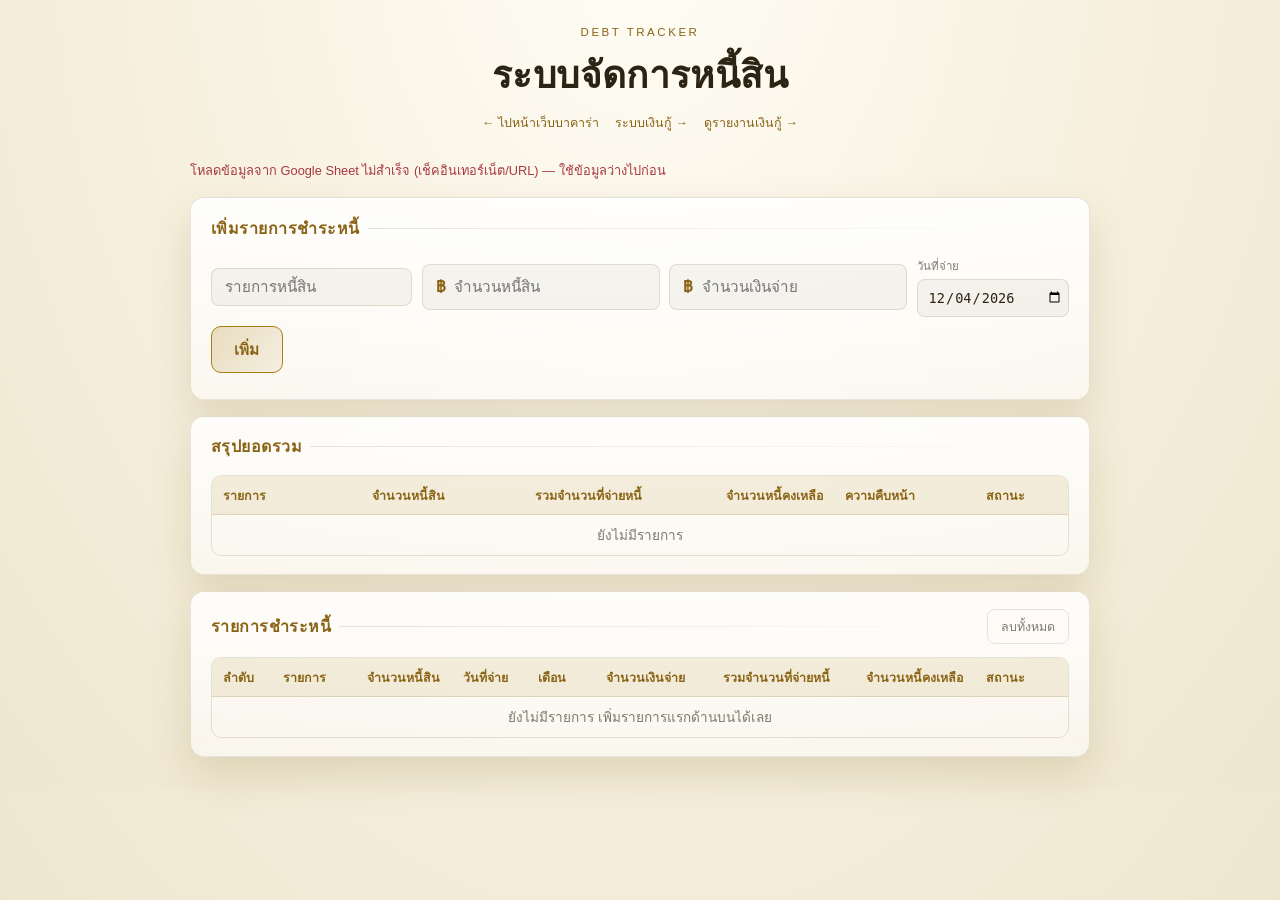
<file: debt.html>
<!doctype html>
<html lang="th">
<head>
  <meta charset="utf-8">
  <meta name="viewport" content="width=device-width,initial-scale=1">
  <title>ระบบจัดการหนี้สิน</title>
  <link rel="stylesheet" href="loan.css">
</head>
<body>
  <div class="table-frame">
    <header>
      <p class="eyebrow">Debt Tracker</p>
      <h1>ระบบจัดการหนี้สิน</h1>
      <div class="nav-row">
        <a class="nav-link" href="index.html">← ไปหน้าเว็บบาคาร่า</a>
        <a class="nav-link" href="loan.html">ระบบเงินกู้ →</a>
        <a class="nav-link" href="loan-report.html">ดูรายงานเงินกู้ →</a>
      </div>
    </header>

    <div class="layout">
      <p class="error-line" id="errorLine"></p>

      <section class="card">
        <h2 class="section-title">เพิ่มรายการชำระหนี้</h2>
        <div class="add-row">
          <input type="text" id="debtName" class="text-input" placeholder="รายการหนี้สิน" list="debtNameList" autocomplete="off">
          <datalist id="debtNameList"></datalist>
          <div class="bet-input-wrap">
            <span>฿</span>
            <input type="number" id="debtAmount" min="0" step="1" placeholder="จำนวนหนี้สิน">
          </div>
          <div class="bet-input-wrap">
            <span>฿</span>
            <input type="number" id="payAmount" min="0" step="1" placeholder="จำนวนเงินจ่าย">
          </div>
          <label class="date-field date-field-narrow">วันที่จ่าย
            <input type="date" id="payDate" class="date-input">
          </label>
          <button id="btn-add" class="entry-btn add">เพิ่ม</button>
        </div>
        <p class="hint" id="debtHint"></p>
      </section>

      <section class="card summary-card">
        <h2 class="section-title">สรุปยอดรวม</h2>
        <div class="table-wrap">
          <table class="loan-table">
            <thead>
              <tr>
                <th>รายการ</th>
                <th class="amount">จำนวนหนี้สิน</th>
                <th class="amount">รวมจำนวนที่จ่ายหนี้</th>
                <th class="amount">จำนวนหนี้คงเหลือ</th>
                <th>ความคืบหน้า</th>
                <th>สถานะ</th>
              </tr>
            </thead>
            <tbody id="summaryByItemBody"></tbody>
          </table>
        </div>
      </section>

      <section class="card">
        <div class="card-title-row">
          <h2 class="section-title" style="margin:0;flex:1;">รายการชำระหนี้</h2>
          <button id="btn-clear" class="utility-btn small">ลบทั้งหมด</button>
        </div>
        <div class="table-wrap">
          <table class="loan-table">
            <thead>
              <tr>
                <th>ลำดับ</th>
                <th>รายการ</th>
                <th class="amount">จำนวนหนี้สิน</th>
                <th>วันที่จ่าย</th>
                <th>เดือน</th>
                <th class="amount">จำนวนเงินจ่าย</th>
                <th class="amount">รวมจำนวนที่จ่ายหนี้</th>
                <th class="amount">จำนวนหนี้คงเหลือ</th>
                <th>สถานะ</th>
                <th></th>
              </tr>
            </thead>
            <tbody id="debtBody">
              <tr class="empty-row" id="emptyRow"><td colspan="10">ยังไม่มีรายการ เพิ่มรายการแรกด้านบนได้เลย</td></tr>
            </tbody>
          </table>
        </div>
      </section>
    </div>
  </div>
  <script src="debt.js"></script>
</body>
</html>
</file>
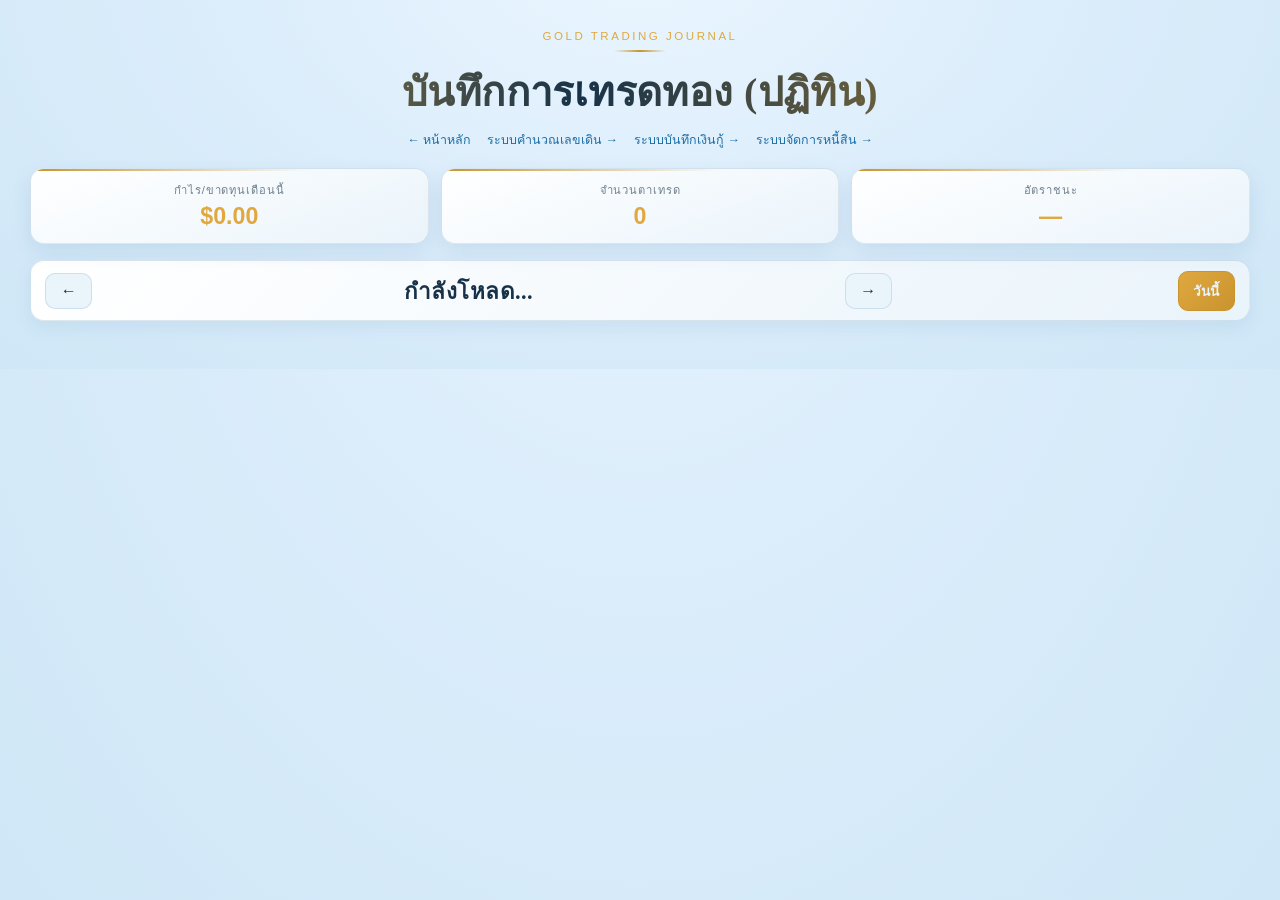
<file: gold-journal.html>
<!doctype html>
<html lang="th">
<head>
  <meta charset="utf-8">
  <meta name="viewport" content="width=device-width,initial-scale=1">
  <title>บันทึกการเทรดทอง - ปฏิทิน</title>
  <link rel="stylesheet" href="style.css">
  <style>
    :root{
      /* Sky-blue & white theme override for this page (keeps other pages on the navy theme) */
      --felt-900:#eaf4fb;
      --felt-800:#ffffff;
      --felt-700:#dcedfb;
      --felt-line:rgba(24,90,140,0.14);
      --gold:#c9932e;
      --gold-soft:#e0a83f;
      --cream:#173248;
      --muted:rgba(23,50,72,0.6);
      --shadow: 0 18px 40px rgba(24,90,140,0.12);

      --gj-buy:#1f9d6b;
      --gj-buy-soft:#1a8058;
      --gj-sell:#d1495b;
      --gj-sell-soft:#c33a4c;
      --gj-glow: 0 0 0 1px rgba(224,168,63,0.3), 0 10px 26px rgba(24,90,140,0.18);
    }

    html,body{
      background:
        radial-gradient(ellipse at 50% -10%, #eaf6ff 0%, #dcedfb 45%, #cfe7f7 100%) !important;
    }
    .gj-wrap .nav-link{ color:#1c6ea8; }
    .gj-wrap .nav-link:hover{ color:#c9932e; }

    .gj-wrap{ max-width:1220px; margin:0 auto; }

    .gj-wrap header h1{
      background:linear-gradient(90deg, var(--gold-soft) 0%, var(--cream) 45%, var(--gold) 100%);
      -webkit-background-clip:text; background-clip:text; color:transparent;
    }
    .gj-wrap .eyebrow{
      position:relative; display:inline-block;
    }
    .gj-wrap .eyebrow::after{
      content:''; display:block; height:2px; width:52px; margin:0.5rem auto 0;
      background:linear-gradient(90deg, transparent, var(--gold), transparent);
    }

    .gj-toolbar{
      display:flex; align-items:center; justify-content:space-between; gap:0.75rem;
      flex-wrap:wrap; margin-bottom:1rem;
      background:linear-gradient(135deg, #ffffff, #eaf4fb);
      border:1px solid var(--felt-line); border-radius:var(--panel-radius);
      padding:0.6rem 0.9rem;
      box-shadow:0 6px 18px rgba(24,90,140,0.08);
    }
    .gj-toolbar h2{
      margin:0; font-family:Georgia,"Iowan Old Style","Palatino Linotype",serif;
      font-size:1.4rem; color:var(--cream); min-width:180px; text-align:center;
      letter-spacing:0.02em;
    }
    .gj-nav-btn{
      background:var(--felt-900); border:1px solid var(--felt-line); color:var(--cream);
      border-radius:10px; padding:0.5rem 0.9rem; cursor:pointer; font-size:1rem;
      transition:transform 0.15s, border-color 0.15s, color 0.15s, box-shadow 0.15s;
    }
    .gj-nav-btn:hover{ border-color:var(--gold); color:var(--gold-soft); transform:translateY(-1px); box-shadow:0 6px 14px rgba(24,90,140,0.15); }
    .gj-today-btn{
      background:linear-gradient(135deg, var(--gold-soft), var(--gold));
      border:1px solid var(--gold); color:var(--felt-900);
      border-radius:10px; padding:0.5rem 0.9rem; cursor:pointer; font-size:0.85rem; font-weight:700;
      transition:transform 0.15s, box-shadow 0.15s;
    }
    .gj-today-btn:hover{ transform:translateY(-1px); box-shadow:0 8px 18px rgba(201,162,39,0.35); }

    .gj-summary{
      display:flex; gap:0.75rem; flex-wrap:wrap; margin-bottom:1rem;
    }
    .gj-stat{
      position:relative; overflow:hidden;
      background:linear-gradient(160deg, var(--felt-800) 0%, var(--felt-900) 100%);
      border:1px solid var(--felt-line); border-radius:var(--panel-radius);
      padding:0.8rem 1rem; flex:1; min-width:130px; text-align:center;
      box-shadow:0 8px 20px rgba(24,90,140,0.1);
      transition:transform 0.15s, box-shadow 0.15s;
    }
    .gj-stat::before{
      content:''; position:absolute; top:0; left:0; right:0; height:2px;
      background:linear-gradient(90deg, var(--gold), transparent 70%);
    }
    .gj-stat:hover{ transform:translateY(-2px); box-shadow:0 12px 26px rgba(24,90,140,0.18); }
    .gj-stat .lbl{ font-size:0.7rem; color:var(--muted); text-transform:uppercase; letter-spacing:0.08em; }
    .gj-stat .val{ font-size:1.45rem; font-weight:700; margin-top:0.25rem; color:var(--gold-soft); }
    .gj-stat .val.pos{ color:var(--gj-buy-soft); }
    .gj-stat .val.neg{ color:var(--gj-sell-soft); }

    .gj-calendar{
      display:grid; grid-template-columns:repeat(7,1fr); gap:7px;
    }
    .gj-dow{
      text-align:center; font-size:0.72rem; color:var(--gold-soft); padding:0.35rem 0;
      text-transform:uppercase; letter-spacing:0.08em; font-weight:600;
    }
    .gj-cell{
      background:linear-gradient(160deg, var(--felt-800) 0%, var(--felt-900) 100%);
      border:1px solid var(--felt-line); border-radius:10px;
      min-height:92px; padding:0.45rem; cursor:pointer; display:flex; flex-direction:column;
      gap:0.25rem; transition:transform 0.15s, border-color 0.15s, box-shadow 0.15s;
    }
    .gj-cell:hover{ border-color:var(--gold); transform:translateY(-2px) scale(1.015); box-shadow:0 10px 22px rgba(24,90,140,0.16); }
    .gj-cell.empty{ background:transparent; border:none; cursor:default; box-shadow:none; }
    .gj-cell.today{
      border-color:var(--gold-soft);
      box-shadow:var(--gj-glow);
    }
    .gj-cell.has-win{ border-left:3px solid var(--gj-buy); }
    .gj-cell.has-loss{ border-left:3px solid var(--gj-sell); }
    .gj-date{ font-size:0.85rem; font-weight:700; color:var(--cream); }
    .gj-cell.empty .gj-date{ visibility:hidden; }
    .gj-day-pnl{ font-size:0.86rem; font-weight:800; letter-spacing:0.01em; }
    .gj-day-pnl.pos{ color:var(--gj-buy-soft); }
    .gj-day-pnl.neg{ color:var(--gj-sell-soft); }
    .gj-day-count{ font-size:0.66rem; color:var(--muted); margin-top:auto; }

    .gj-modal-backdrop{
      position:fixed; inset:0; background:rgba(6,6,18,0.65); backdrop-filter:blur(3px);
      display:flex; align-items:center; justify-content:center; padding:1rem; z-index:50;
    }
    .gj-modal-backdrop[hidden]{ display:none; }
    .gj-modal{
      background:linear-gradient(165deg, var(--felt-800) 0%, var(--felt-900) 100%);
      border:1px solid var(--felt-line); border-radius:var(--panel-radius);
      width:100%; max-width:520px; max-height:88vh; overflow-y:auto; padding:1.2rem;
      box-shadow:0 24px 60px rgba(24,90,140,0.25), 0 0 0 1px rgba(201,147,46,0.15);
    }
    .gj-modal h3{
      margin:0 0 0.9rem; color:var(--gold-soft); font-family:Georgia,serif;
      padding-bottom:0.6rem; border-bottom:1px solid var(--felt-line);
    }
    .gj-form-row{ display:flex; gap:0.6rem; margin-bottom:0.6rem; flex-wrap:wrap; }
    .gj-form-row label{ font-size:0.75rem; color:var(--muted); display:block; margin-bottom:0.25rem; }
    .gj-form-row .field{ flex:1; min-width:110px; }
    .gj-form-row input, .gj-form-row select, .gj-form-row textarea{
      width:100%; background:var(--felt-900); border:1px solid var(--felt-line); color:var(--cream);
      border-radius:8px; padding:0.5rem 0.6rem; font-size:0.9rem; font-family:inherit;
      transition:border-color 0.15s, box-shadow 0.15s;
    }
    .gj-form-row input:focus, .gj-form-row select:focus, .gj-form-row textarea:focus{
      outline:none; border-color:var(--gold); box-shadow:0 0 0 3px rgba(201,162,39,0.18);
    }
    .gj-form-row textarea{ resize:vertical; min-height:60px; }
    .gj-modal-actions{ display:flex; justify-content:flex-end; gap:0.5rem; margin-top:0.4rem; }
    .gj-btn{
      border-radius:8px; padding:0.55rem 1rem; cursor:pointer; font-size:0.85rem; border:1px solid var(--felt-line);
      background:var(--felt-900); color:var(--cream); transition:transform 0.12s, box-shadow 0.12s, border-color 0.12s;
    }
    .gj-btn:hover{ transform:translateY(-1px); }
    .gj-btn.primary{
      background:linear-gradient(135deg, var(--gold-soft), var(--gold));
      border-color:var(--gold); color:var(--felt-900); font-weight:700;
    }
    .gj-btn.primary:hover{ box-shadow:0 8px 18px rgba(201,162,39,0.35); }
    .gj-btn.danger{ background:transparent; border-color:var(--gj-sell); color:var(--gj-sell-soft); }
    .gj-entries{ display:flex; flex-direction:column; gap:0.6rem; margin-top:0.8rem; }
    .gj-entry{
      background:var(--felt-900); border:1px solid var(--felt-line); border-left:3px solid var(--felt-line);
      border-radius:10px; padding:0.6rem 0.7rem; transition:border-color 0.15s;
    }
    .gj-entry.buy{ border-left-color:var(--gj-buy); }
    .gj-entry.sell{ border-left-color:var(--gj-sell); }
    .gj-entry-top{ display:flex; justify-content:space-between; align-items:center; gap:0.5rem; }
    .gj-entry-pair{ font-weight:700; display:flex; align-items:center; gap:0.4rem; }
    .gj-dir-badge{
      font-size:0.65rem; font-weight:700; text-transform:uppercase; letter-spacing:0.05em;
      padding:0.15rem 0.45rem; border-radius:999px;
    }
    .gj-dir-badge.buy{ background:rgba(63,174,116,0.16); color:var(--gj-buy-soft); border:1px solid rgba(63,174,116,0.4); }
    .gj-dir-badge.sell{ background:rgba(209,73,91,0.16); color:var(--gj-sell-soft); border:1px solid rgba(209,73,91,0.4); }
    .gj-entry-pnl{ font-weight:800; }
    .gj-entry-pnl.pos{ color:var(--gj-buy-soft); }
    .gj-entry-pnl.neg{ color:var(--gj-sell-soft); }
    .gj-entry-meta{ font-size:0.75rem; color:var(--muted); margin-top:0.2rem; }
    .gj-entry-note{ font-size:0.82rem; margin-top:0.3rem; white-space:pre-wrap; color:var(--cream); }
    .gj-entry-del{
      background:none; border:none; color:var(--gj-sell-soft); cursor:pointer; font-size:0.75rem;
      margin-top:0.4rem; opacity:0.75; transition:opacity 0.15s;
    }
    .gj-entry-del:hover{ opacity:1; text-decoration:underline; }
  </style>
</head>
<body>
  <div class="table-frame gj-wrap">
    <header>
      <p class="eyebrow">Gold Trading Journal</p>
      <h1>บันทึกการเทรดทอง (ปฏิทิน)</h1>
      <div class="nav-row">
        <a class="nav-link" href="index.html">← หน้าหลัก</a>
        <a class="nav-link" href="lotto.html">ระบบคำนวณเลขเดิน →</a>
        <a class="nav-link" href="loan.html">ระบบบันทึกเงินกู้ →</a>
        <a class="nav-link" href="debt.html">ระบบจัดการหนี้สิน →</a>
      </div>
    </header>

    <div class="gj-summary">
      <div class="gj-stat"><div class="lbl">กำไร/ขาดทุนเดือนนี้</div><div class="val" id="statMonthPnl">$0.00</div></div>
      <div class="gj-stat"><div class="lbl">จำนวนตาเทรด</div><div class="val" id="statMonthCount">0</div></div>
      <div class="gj-stat"><div class="lbl">อัตราชนะ</div><div class="val" id="statMonthWinrate">—</div></div>
    </div>

    <div class="gj-toolbar">
      <button class="gj-nav-btn" id="prevMonth">←</button>
      <h2 id="monthLabel">-</h2>
      <button class="gj-nav-btn" id="nextMonth">→</button>
      <button class="gj-today-btn" id="gotoToday">วันนี้</button>
    </div>

    <div class="gj-calendar" id="calendarGrid"></div>
  </div>

  <div class="gj-modal-backdrop" id="modalBackdrop" hidden>
    <div class="gj-modal">
      <h3 id="modalDateLabel">รายการวันที่</h3>

      <div class="gj-form-row">
        <div class="field">
          <label>คู่เงิน/สินทรัพย์</label>
          <input type="text" id="fPair" placeholder="XAUUSD" value="XAUUSD">
        </div>
        <div class="field">
          <label>ทิศทาง</label>
          <select id="fDirection">
            <option value="buy">Buy</option>
            <option value="sell">Sell</option>
          </select>
        </div>
      </div>
      <div class="gj-form-row">
        <div class="field">
          <label>ล็อต</label>
          <input type="number" id="fLot" step="0.01" placeholder="0.10" required>
        </div>
        <div class="field">
          <label>กำไร/ขาดทุน ($)</label>
          <input type="number" id="fPnl" step="0.01" placeholder="0.00" required>
        </div>
      </div>
      <div class="gj-form-row">
        <div class="field">
          <label>บันทึก / เหตุผลการเข้าเทรด</label>
          <textarea id="fNote" placeholder="แนวโน้ม, จุดเข้า, SL/TP, อารมณ์ตลาด ฯลฯ"></textarea>
        </div>
      </div>
      <div class="gj-modal-actions">
        <button class="gj-btn" id="closeModal">ปิด</button>
        <button class="gj-btn primary" id="addEntry">+ เพิ่มรายการ</button>
      </div>

      <div class="gj-entries" id="entriesList"></div>
    </div>
  </div>

  <script>
    const SCRIPT_URL = 'https://script.google.com/macros/s/AKfycbwJi6cL1MfXzNeV2WcCFuy4ZlF3A1Yj7LQxEDdF0cxuitPwQ2q2P6J38VD4iHCLbKi-/exec';
    const SHEET_SECRET = '30eda61cd3744387b96d1c4ce959eb33';
    const dowLabels = ['อา','จ','อ','พ','พฤ','ศ','ส'];

    let journal = {};

    function sleep(ms){ return new Promise(r => setTimeout(r, ms)); }

    async function fetchAllEntriesOnce(){
      const res = await fetch(`${SCRIPT_URL}?secret=${encodeURIComponent(SHEET_SECRET)}`);
      const text = await res.text();
      let data;
      try{ data = JSON.parse(text); }
      catch(e){ throw new Error('bad-response'); }
      if(data.ok === false) throw new Error(data.error || 'unauthorized');
      return data;
    }

    async function fetchAllEntries(){
      // Apps Script occasionally answers with an HTML redirect/login page
      // instead of JSON; that's transient, so retry a couple of times.
      let lastErr;
      for(let attempt = 0; attempt < 3; attempt++){
        if(attempt > 0) await sleep(800);
        try{
          const data = await fetchAllEntriesOnce();
          journal = {};
          (data.entries || []).forEach(e => {
            if(!journal[e.date]) journal[e.date] = [];
            journal[e.date].push(e);
          });
          return;
        }catch(e){ lastErr = e; }
      }
      throw lastErr;
    }

    // Apps Script's redirect-based response breaks normal CORS fetch for POST,
    // so we fire the write "blind" (no-cors, opaque response) and confirm it
    // by re-fetching the list afterward.
    async function postToSheet(payload){
      await fetch(SCRIPT_URL, {
        method: 'POST',
        mode: 'no-cors',
        headers: { 'Content-Type': 'text/plain;charset=utf-8' },
        body: JSON.stringify(payload)
      });
    }

    async function addEntryToSheet(entry){
      await postToSheet({ action: 'add', secret: SHEET_SECRET, ...entry });
    }

    async function deleteEntryFromSheet(id){
      await postToSheet({ action: 'delete', secret: SHEET_SECRET, id });
    }

    const today = new Date();
    let viewYear = today.getFullYear();
    let viewMonth = today.getMonth();
    let activeDateKey = null;

    function dateKey(y,m,d){
      return `${y}-${String(m+1).padStart(2,'0')}-${String(d).padStart(2,'0')}`;
    }
    function fmtMoney(n){
      const sign = n < 0 ? '-' : '';
      return sign + '$' + Math.abs(n).toFixed(2);
    }

    function renderCalendar(){
      document.getElementById('monthLabel').textContent =
        new Date(viewYear, viewMonth, 1).toLocaleDateString('th-TH', {month:'long', year:'numeric'});

      const grid = document.getElementById('calendarGrid');
      grid.innerHTML = '';
      dowLabels.forEach(l => {
        const el = document.createElement('div');
        el.className = 'gj-dow';
        el.textContent = l;
        grid.appendChild(el);
      });

      const firstDow = new Date(viewYear, viewMonth, 1).getDay();
      const daysInMonth = new Date(viewYear, viewMonth + 1, 0).getDate();

      for(let i=0;i<firstDow;i++){
        const el = document.createElement('div');
        el.className = 'gj-cell empty';
        grid.appendChild(el);
      }

      let monthPnl = 0, monthCount = 0, monthWins = 0;

      for(let d=1; d<=daysInMonth; d++){
        const key = dateKey(viewYear, viewMonth, d);
        const entries = journal[key] || [];
        const dayPnl = entries.reduce((s,e) => s + (Number(e.pnl)||0), 0);
        entries.forEach(e => { if(Number(e.pnl) > 0) monthWins++; });
        monthPnl += dayPnl;
        monthCount += entries.length;

        const cell = document.createElement('div');
        cell.className = 'gj-cell';
        const isToday = key === dateKey(today.getFullYear(), today.getMonth(), today.getDate());
        if(isToday) cell.classList.add('today');
        if(dayPnl > 0) cell.classList.add('has-win');
        else if(dayPnl < 0) cell.classList.add('has-loss');

        const dateEl = document.createElement('div');
        dateEl.className = 'gj-date';
        dateEl.textContent = d;
        cell.appendChild(dateEl);

        if(entries.length){
          const pnlEl = document.createElement('div');
          pnlEl.className = 'gj-day-pnl ' + (dayPnl >= 0 ? 'pos' : 'neg');
          pnlEl.textContent = fmtMoney(dayPnl);
          cell.appendChild(pnlEl);

          const countEl = document.createElement('div');
          countEl.className = 'gj-day-count';
          countEl.textContent = `${entries.length} ตา`;
          cell.appendChild(countEl);
        }

        cell.addEventListener('click', () => openModal(key));
        grid.appendChild(cell);
      }

      document.getElementById('statMonthPnl').textContent = fmtMoney(monthPnl);
      document.getElementById('statMonthPnl').className = 'val ' + (monthPnl >= 0 ? 'pos' : 'neg');
      document.getElementById('statMonthCount').textContent = monthCount;
      document.getElementById('statMonthWinrate').textContent =
        monthCount ? Math.round((monthWins / monthCount) * 100) + '%' : '—';
    }

    function openModal(key){
      activeDateKey = key;
      const d = new Date(key + 'T00:00:00');
      document.getElementById('modalDateLabel').textContent =
        d.toLocaleDateString('th-TH', {weekday:'long', day:'numeric', month:'long', year:'numeric'});
      document.getElementById('fPair').value = 'XAUUSD';
      document.getElementById('fDirection').value = 'buy';
      document.getElementById('fLot').value = '';
      document.getElementById('fPnl').value = '';
      document.getElementById('fNote').value = '';
      renderEntries();
      document.getElementById('modalBackdrop').hidden = false;
    }
    function closeModal(){
      document.getElementById('modalBackdrop').hidden = true;
      activeDateKey = null;
      renderCalendar();
    }

    function renderEntries(){
      const list = document.getElementById('entriesList');
      list.innerHTML = '';
      const entries = journal[activeDateKey] || [];
      entries.slice().reverse().forEach(e => {
        const item = document.createElement('div');
        const isSell = e.direction === 'sell';
        item.className = 'gj-entry ' + (isSell ? 'sell' : 'buy');
        const pnlNum = Number(e.pnl) || 0;
        item.innerHTML = `
          <div class="gj-entry-top">
            <span class="gj-entry-pair">${e.pair || '-'} <span class="gj-dir-badge ${isSell ? 'sell' : 'buy'}">${isSell ? 'Sell' : 'Buy'}</span></span>
            <span class="gj-entry-pnl ${pnlNum >= 0 ? 'pos' : 'neg'}">${fmtMoney(pnlNum)}</span>
          </div>
          <div class="gj-entry-meta">ล็อต: ${e.lot || '-'}</div>
          ${e.note ? `<div class="gj-entry-note"></div>` : ''}
          <button class="gj-entry-del">ลบรายการนี้</button>
        `;
        if(e.note){
          item.querySelector('.gj-entry-note').textContent = e.note;
        }
        const delBtn = item.querySelector('.gj-entry-del');
        delBtn.addEventListener('click', async () => {
          delBtn.disabled = true;
          delBtn.textContent = 'กำลังลบ...';
          try{
            await deleteEntryFromSheet(e.id);
            await fetchAllEntries();
            renderEntries();
          }catch(err){
            console.error(err);
            alert('ลบไม่สำเร็จ: ' + err.message);
            delBtn.disabled = false;
            delBtn.textContent = 'ลบรายการนี้';
          }
        });
        list.appendChild(item);
      });
    }

    document.getElementById('addEntry').addEventListener('click', async () => {
      const pair = document.getElementById('fPair').value.trim() || 'XAUUSD';
      const direction = document.getElementById('fDirection').value;
      const lot = document.getElementById('fLot').value;
      const pnl = document.getElementById('fPnl').value;
      const note = document.getElementById('fNote').value.trim();

      if(lot === '' || pnl === ''){
        alert('กรุณากรอกล็อตและกำไร/ขาดทุนให้ครบก่อนบันทึก');
        return;
      }

      const addBtn = document.getElementById('addEntry');
      addBtn.disabled = true;
      addBtn.textContent = 'กำลังบันทึก...';

      try{
        await addEntryToSheet({ date: activeDateKey, pair, direction, lot, pnl, note });
        await fetchAllEntries();
        document.getElementById('fLot').value = '';
        document.getElementById('fPnl').value = '';
        document.getElementById('fNote').value = '';
        renderEntries();
      }catch(err){
        console.error(err);
        alert('บันทึกไม่สำเร็จ: ' + err.message);
      }finally{
        addBtn.disabled = false;
        addBtn.textContent = '+ เพิ่มรายการ';
      }
    });

    document.getElementById('closeModal').addEventListener('click', closeModal);
    document.getElementById('modalBackdrop').addEventListener('click', (ev) => {
      if(ev.target.id === 'modalBackdrop') closeModal();
    });

    document.getElementById('prevMonth').addEventListener('click', () => {
      viewMonth--; if(viewMonth < 0){ viewMonth = 11; viewYear--; }
      renderCalendar();
    });
    document.getElementById('nextMonth').addEventListener('click', () => {
      viewMonth++; if(viewMonth > 11){ viewMonth = 0; viewYear++; }
      renderCalendar();
    });
    document.getElementById('gotoToday').addEventListener('click', () => {
      viewYear = today.getFullYear(); viewMonth = today.getMonth();
      renderCalendar();
    });

    (async () => {
      document.getElementById('monthLabel').textContent = 'กำลังโหลด...';
      try{
        await fetchAllEntries();
      }catch(err){
        document.getElementById('monthLabel').textContent = 'โหลดข้อมูลไม่สำเร็จ';
        console.error(err);
        return;
      }
      renderCalendar();
    })();
  </script>
</body>
</html>
</file>
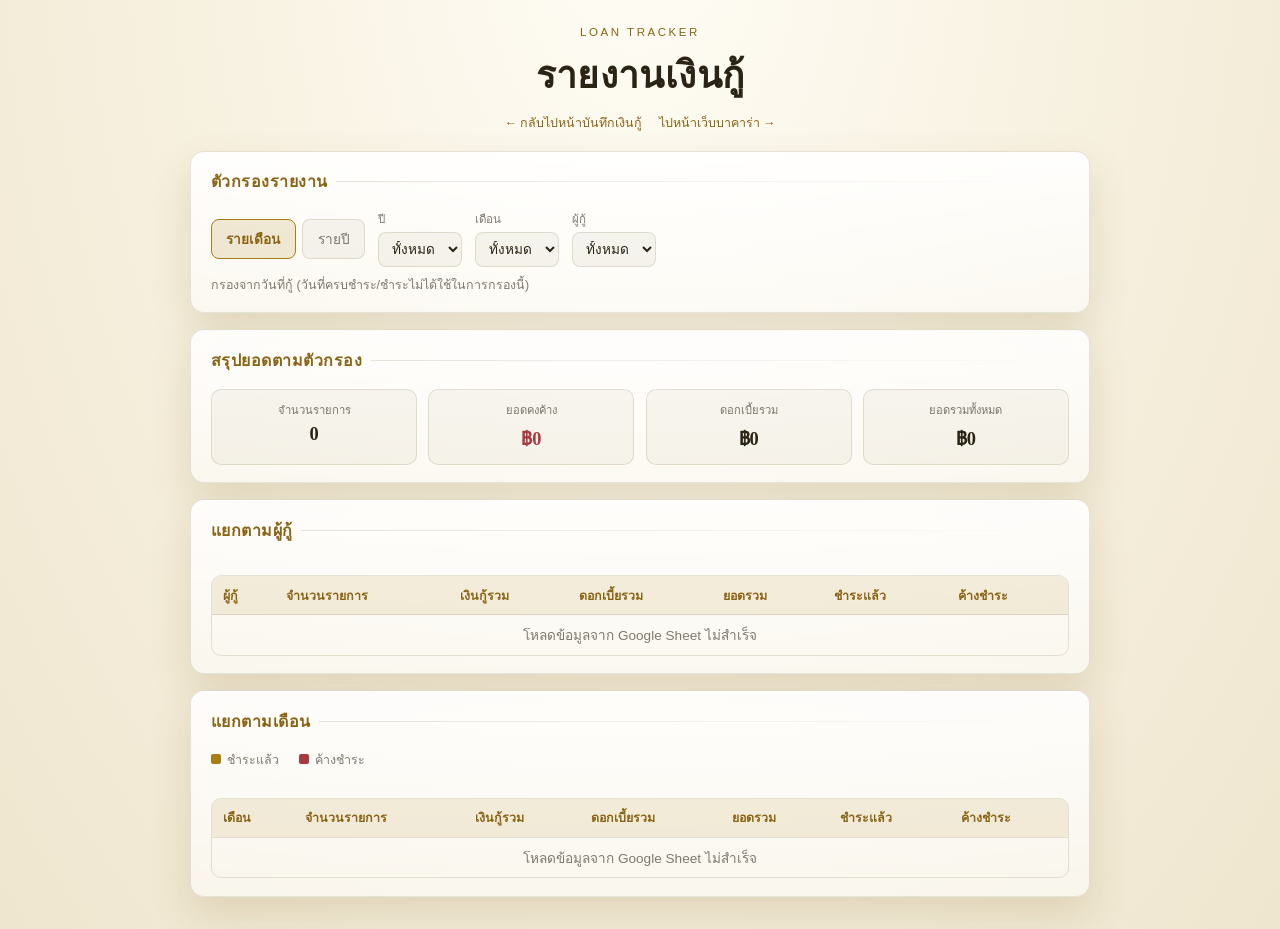
<file: loan-report.html>
<!doctype html>
<html lang="th">
<head>
  <meta charset="utf-8">
  <meta name="viewport" content="width=device-width,initial-scale=1">
  <title>รายงานเงินกู้</title>
  <link rel="stylesheet" href="loan.css">
</head>
<body>
  <div class="table-frame">
    <header>
      <p class="eyebrow">Loan Tracker</p>
      <h1>รายงานเงินกู้</h1>
      <div class="nav-row">
        <a class="nav-link" href="loan.html">← กลับไปหน้าบันทึกเงินกู้</a>
        <a class="nav-link" href="index.html">ไปหน้าเว็บบาคาร่า →</a>
      </div>
    </header>

    <div class="layout">
      <section class="card">
        <h2 class="section-title">ตัวกรองรายงาน</h2>
        <div class="filter-row">
          <div class="view-toggle">
            <button class="view-btn active" data-view="month">รายเดือน</button>
            <button class="view-btn" data-view="year">รายปี</button>
          </div>
          <label class="filter-field">ปี
            <select id="yearFilter"><option value="">ทั้งหมด</option></select>
          </label>
          <label class="filter-field" id="monthFilterWrap">เดือน
            <select id="monthFilter"><option value="">ทั้งหมด</option></select>
          </label>
          <label class="filter-field">ผู้กู้
            <select id="borrowerFilter"><option value="">ทั้งหมด</option></select>
          </label>
        </div>
        <p class="hint">กรองจากวันที่กู้ (วันที่ครบชำระ/ชำระไม่ได้ใช้ในการกรองนี้)</p>
      </section>

      <section class="card summary-card">
        <h2 class="section-title">สรุปยอดตามตัวกรอง</h2>
        <div class="summary-grid">
          <div class="summary-tile">
            <div class="lbl">จำนวนรายการ</div>
            <div class="val" id="repCount">0</div>
          </div>
          <div class="summary-tile bad">
            <div class="lbl">ยอดคงค้าง</div>
            <div class="val" id="repUnpaid">฿0</div>
          </div>
          <div class="summary-tile">
            <div class="lbl">ดอกเบี้ยรวม</div>
            <div class="val" id="repInterest">฿0</div>
          </div>
          <div class="summary-tile">
            <div class="lbl">ยอดรวมทั้งหมด</div>
            <div class="val" id="repTotal">฿0</div>
          </div>
        </div>
      </section>

      <section class="card">
        <h2 class="section-title">แยกตามผู้กู้</h2>
        <div class="chart-wrap" id="borrowerChart"></div>
        <div class="table-wrap">
          <table class="loan-table">
            <thead>
              <tr>
                <th>ผู้กู้</th>
                <th>จำนวนรายการ</th>
                <th>เงินกู้รวม</th>
                <th>ดอกเบี้ยรวม</th>
                <th>ยอดรวม</th>
                <th>ชำระแล้ว</th>
                <th>ค้างชำระ</th>
              </tr>
            </thead>
            <tbody id="borrowerReportBody">
              <tr class="empty-row" id="reportEmptyRow"><td colspan="7">กำลังโหลดข้อมูล...</td></tr>
            </tbody>
          </table>
        </div>
      </section>

      <section class="card">
        <h2 class="section-title" id="periodTableTitle">แยกตามเดือน</h2>
        <div class="chart-legend" id="periodLegend">
          <span class="legend-item"><span class="swatch paid"></span>ชำระแล้ว</span>
          <span class="legend-item"><span class="swatch unpaid"></span>ค้างชำระ</span>
        </div>
        <div class="chart-wrap" id="periodChart"></div>
        <div class="table-wrap">
          <table class="loan-table">
            <thead>
              <tr>
                <th id="periodColHeader">เดือน</th>
                <th>จำนวนรายการ</th>
                <th>เงินกู้รวม</th>
                <th>ดอกเบี้ยรวม</th>
                <th>ยอดรวม</th>
                <th>ชำระแล้ว</th>
                <th>ค้างชำระ</th>
              </tr>
            </thead>
            <tbody id="periodReportBody">
              <tr class="empty-row"><td colspan="7">กำลังโหลดข้อมูล...</td></tr>
            </tbody>
          </table>
        </div>
      </section>
    </div>
  </div>
  <script src="loan-report.js"></script>
</body>
</html>
</file>
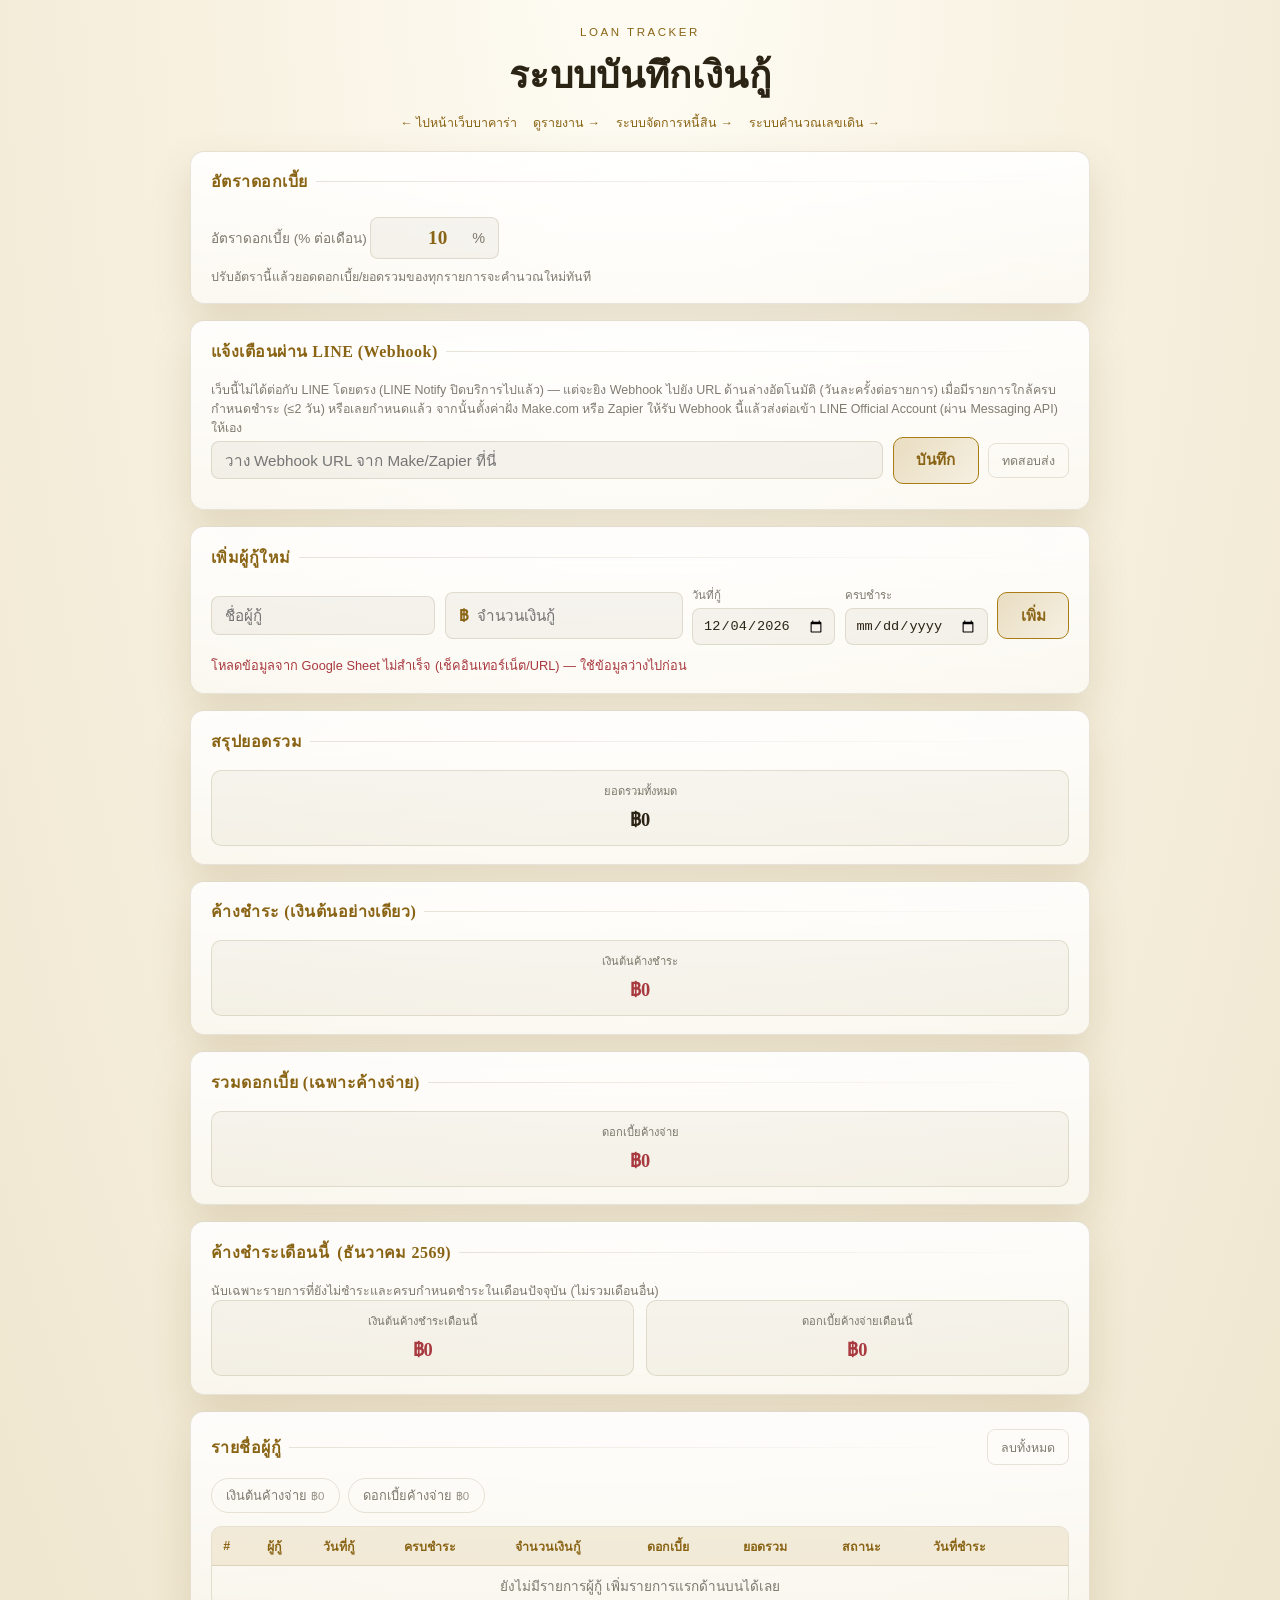
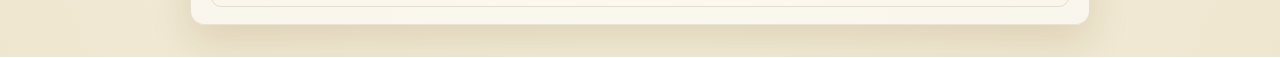
<file: loan.html>
<!doctype html>
<html lang="th">
<head>
  <meta charset="utf-8">
  <meta name="viewport" content="width=device-width,initial-scale=1">
  <title>ระบบบันทึกเงินกู้</title>
  <link rel="stylesheet" href="loan.css">
</head>
<body>
  <div class="table-frame">
    <header>
      <p class="eyebrow">Loan Tracker</p>
      <h1>ระบบบันทึกเงินกู้</h1>
      <div class="nav-row">
        <a class="nav-link" href="index.html">← ไปหน้าเว็บบาคาร่า</a>
        <a class="nav-link" href="loan-report.html">ดูรายงาน →</a>
        <a class="nav-link" href="debt.html">ระบบจัดการหนี้สิน →</a>
        <a class="nav-link" href="lotto.html">ระบบคำนวณเลขเดิน →</a>
      </div>
    </header>

    <div class="layout">
      <p class="due-soon-banner" id="dueSoonBanner" hidden></p>
      <p class="edit-notice" id="editNotice" hidden></p>

      <section class="card">
        <h2 class="section-title">อัตราดอกเบี้ย</h2>
        <label class="rate-label">อัตราดอกเบี้ย (% ต่อเดือน)
          <div class="rate-input-wrap">
            <input type="number" id="rateInput" min="0" step="0.1" value="10">
            <span>%</span>
          </div>
        </label>
        <p class="hint">ปรับอัตรานี้แล้วยอดดอกเบี้ย/ยอดรวมของทุกรายการจะคำนวณใหม่ทันที</p>
      </section>

      <section class="card">
        <h2 class="section-title">แจ้งเตือนผ่าน LINE (Webhook)</h2>
        <p class="hint">
          เว็บนี้ไม่ได้ต่อกับ LINE โดยตรง (LINE Notify ปิดบริการไปแล้ว) — แต่จะยิง Webhook ไปยัง URL ด้านล่างอัตโนมัติ (วันละครั้งต่อรายการ)
          เมื่อมีรายการใกล้ครบกำหนดชำระ (≤2 วัน) หรือเลยกำหนดแล้ว จากนั้นตั้งค่าฝั่ง Make.com หรือ Zapier ให้รับ Webhook นี้แล้วส่งต่อเข้า LINE Official Account (ผ่าน Messaging API) ให้เอง
        </p>
        <div class="add-row">
          <input type="url" id="webhookUrl" class="text-input" placeholder="วาง Webhook URL จาก Make/Zapier ที่นี่">
          <button id="btn-save-webhook" class="entry-btn add">บันทึก</button>
          <button id="btn-test-webhook" class="utility-btn">ทดสอบส่ง</button>
        </div>
        <p class="hint" id="webhookStatus"></p>
      </section>

      <section class="card">
        <h2 class="section-title">เพิ่มผู้กู้ใหม่</h2>
        <div class="add-row">
          <input type="text" id="borrowerName" class="text-input" placeholder="ชื่อผู้กู้" list="borrowerList" autocomplete="off">
          <datalist id="borrowerList"></datalist>
          <div class="bet-input-wrap">
            <span>฿</span>
            <input type="number" id="borrowerAmount" min="0" step="1" placeholder="จำนวนเงินกู้">
          </div>
          <label class="date-field">วันที่กู้
            <input type="date" id="loanDate" class="date-input">
          </label>
          <label class="date-field">ครบชำระ
            <input type="date" id="dueDate" class="date-input">
          </label>
          <button id="btn-add" class="entry-btn add">เพิ่ม</button>
        </div>
        <p class="hint" id="borrowerHint"></p>
        <p class="error-line" id="errorLine"></p>
      </section>

      <section class="card summary-card">
        <h2 class="section-title">สรุปยอดรวม</h2>
        <div class="summary-grid">
          <div class="summary-tile">
            <div class="lbl">ยอดรวมทั้งหมด</div>
            <div class="val" id="sumPrincipal">฿0</div>
          </div>
        </div>
      </section>

      <section class="card summary-card">
        <h2 class="section-title">ค้างชำระ (เงินต้นอย่างเดียว)</h2>
        <div class="summary-grid">
          <div class="summary-tile bad">
            <div class="lbl">เงินต้นค้างชำระ</div>
            <div class="val" id="sumPrincipalOnly">฿0</div>
          </div>
        </div>
      </section>

      <section class="card summary-card">
        <h2 class="section-title">รวมดอกเบี้ย (เฉพาะค้างจ่าย)</h2>
        <div class="summary-grid">
          <div class="summary-tile bad">
            <div class="lbl">ดอกเบี้ยค้างจ่าย</div>
            <div class="val" id="sumInterestUnpaid">฿0</div>
          </div>
        </div>
      </section>

      <section class="card summary-card">
        <h2 class="section-title">ค้างชำระเดือนนี้ <span id="currentMonthLabel"></span></h2>
        <p class="hint">นับเฉพาะรายการที่ยังไม่ชำระและครบกำหนดชำระในเดือนปัจจุบัน (ไม่รวมเดือนอื่น)</p>
        <div class="summary-grid">
          <div class="summary-tile bad">
            <div class="lbl">เงินต้นค้างชำระเดือนนี้</div>
            <div class="val" id="sumPrincipalThisMonth">฿0</div>
          </div>
          <div class="summary-tile bad">
            <div class="lbl">ดอกเบี้ยค้างจ่ายเดือนนี้</div>
            <div class="val" id="sumInterestThisMonth">฿0</div>
          </div>
        </div>
      </section>

      <section class="card">
        <div class="card-title-row">
          <h2 class="section-title" style="margin:0;flex:1;">รายชื่อผู้กู้</h2>
          <button id="btn-clear" class="utility-btn small">ลบทั้งหมด</button>
        </div>
        <div class="status-tabs">
          <button class="status-tab unpaid-tab" data-filter="unpaid">เงินต้นค้างจ่าย <span class="tab-sum" id="tabSumPrincipalUnpaid">฿0</span></button>
          <button class="status-tab unpaid-tab" data-filter="unpaid">ดอกเบี้ยค้างจ่าย <span class="tab-sum" id="tabSumInterestUnpaid">฿0</span></button>
        </div>
        <div class="table-wrap">
          <table class="loan-table">
            <thead>
              <tr>
                <th>#</th>
                <th>ผู้กู้</th>
                <th>วันที่กู้</th>
                <th>ครบชำระ</th>
                <th>จำนวนเงินกู้</th>
                <th>ดอกเบี้ย</th>
                <th>ยอดรวม</th>
                <th>สถานะ</th>
                <th>วันที่ชำระ</th>
                <th></th>
              </tr>
            </thead>
            <tbody id="loanBody">
              <tr class="empty-row" id="emptyRow"><td colspan="10">ยังไม่มีรายการผู้กู้ เพิ่มรายการแรกด้านบนได้เลย</td></tr>
            </tbody>
          </table>
        </div>
      </section>
    </div>
  </div>
  <script src="loan.js"></script>
</body>
</html>
</file>
<file: loan.css>
:root{
  /* "Champagne Ledger" — light theme for the loan tracker, gold accents kept. */
  --felt-900:#efe6cf;
  --felt-800:#f8f2e2;
  --felt-700:#fffdf6;
  --felt-line:rgba(90,70,20,0.14);
  --gold:#a97c14;
  --gold-soft:#8a6415;
  --cream:#2b2415;
  --muted:rgba(43,36,21,0.6);
  --good:#2f7d4f;
  --bad:#a8393f;
  /* Chart-only colors, re-tuned for a light surface: darker so marks keep
     enough contrast against cream/white (lightness band, chroma floor,
     CVD separation, normal-vision floor, contrast >=3:1 all still hold). */
  --chart-paid:#a97c14;
  --chart-unpaid:#a8393f;
  --chart-bar:#2f6fa8;
  --panel-radius:14px;
  --shadow: 0 18px 40px rgba(120,90,20,0.16);
}

*{box-sizing:border-box;}

html,body{
  margin:0;
  min-height:100%;
  background:
    radial-gradient(ellipse at 50% -10%, var(--felt-700) 0%, var(--felt-800) 45%, var(--felt-900) 100%);
  color:var(--cream);
  font-family:"Segoe UI","Helvetica Neue",Arial,sans-serif;
  font-variant-numeric: tabular-nums;
}

body{
  padding:1.6rem 1.25rem 2rem;
  display:flex;
  justify-content:center;
}

.table-frame{
  width:100%;
  max-width:900px;
}

header{
  text-align:center;
  margin-bottom:1.1rem;
}

.eyebrow{
  font-size:0.72rem;
  letter-spacing:0.22em;
  text-transform:uppercase;
  color:var(--gold-soft);
  margin:0 0 0.5rem;
}

h1{
  font-family:Georgia,"Iowan Old Style","Palatino Linotype",serif;
  font-weight:600;
  font-size:clamp(1.6rem,4vw,2.3rem);
  letter-spacing:0.01em;
  margin:0 0 0.6rem;
  text-wrap:balance;
  color:var(--cream);
}

.nav-row{
  display:flex;
  flex-wrap:wrap;
  justify-content:center;
  gap:1rem;
}

.nav-link{
  display:inline-block;
  font-size:0.78rem;
  color:var(--gold-soft);
  text-decoration:none;
  border-bottom:1px solid transparent;
}
.nav-link:hover{border-bottom-color:var(--gold-soft);}
.nav-link:focus-visible{outline:2px solid var(--gold); outline-offset:2px;}

.layout{
  display:flex;
  flex-direction:column;
  gap:1rem;
}

.card{
  background:linear-gradient(180deg, rgba(255,255,255,0.9), rgba(255,255,255,0.55));
  border:1px solid var(--felt-line);
  border-radius:var(--panel-radius);
  padding:1.1rem 1.25rem;
  box-shadow:var(--shadow);
}

.card-title-row{
  display:flex;
  align-items:center;
  gap:0.6rem;
  margin-bottom:0.8rem;
}

.section-title{
  font-family:Georgia,serif;
  font-size:1rem;
  letter-spacing:0.03em;
  margin:0 0 1rem;
  color:var(--gold-soft);
  display:flex;
  align-items:center;
  gap:0.5rem;
}
.section-title::after{
  content:"";
  flex:1;
  height:1px;
  background:linear-gradient(90deg, var(--felt-line), transparent);
}

.hint{
  margin:0.5rem 0 0;
  font-size:0.78rem;
  color:var(--muted);
}

.rate-label{
  display:block;
  font-size:0.85rem;
  color:var(--muted);
}

.rate-input-wrap{
  display:inline-flex;
  align-items:center;
  gap:0.5rem;
  margin-top:0.4rem;
  padding:0.5rem 0.8rem;
  border-radius:8px;
  border:1px solid var(--felt-line);
  background:rgba(90,70,20,0.05);
}
.rate-input-wrap input{
  width:5rem;
  border:none;
  background:transparent;
  color:var(--gold-soft);
  font-family:Georgia,serif;
  font-size:1.2rem;
  font-weight:700;
  text-align:right;
}
.rate-input-wrap input:focus{ outline:none; }
.rate-input-wrap span{ color:var(--muted); font-size:0.9rem; }

.add-row{
  display:flex;
  flex-wrap:wrap;
  gap:0.6rem;
  align-items:center;
}

/* Chart building blocks (bar chart, tooltip, legend) — plain SVG/HTML per
   the dataviz skill, no charting library. Marks are thin bars with 4px
   rounded data-ends, a 2px surface gap between stacked segments, recessive
   gridlines/axis text, and a hover tooltip. Each chart's table (right
   below it on the page) is its WCAG-clean twin. */
.chart-wrap{
  margin-bottom:1rem;
  overflow-x:auto;
}
.chart-wrap svg{ display:block; overflow:visible; }

.chart-grid-line{ stroke:var(--felt-line); stroke-width:1; }
.chart-axis-label{
  fill:var(--muted);
  font-size:10px;
  font-family:"Segoe UI",Arial,sans-serif;
}
.chart-value-label{
  fill:var(--cream);
  font-size:10.5px;
  font-family:"Segoe UI",Arial,sans-serif;
  font-weight:600;
}

.chart-bar-paid{ fill:var(--chart-paid); }
.chart-bar-unpaid{ fill:var(--chart-unpaid); }
.chart-bar-single{ fill:var(--chart-bar); }
.chart-bar-paid, .chart-bar-unpaid, .chart-bar-single{
  cursor:pointer;
  transition:opacity 0.12s ease;
}
.chart-bar-paid:hover, .chart-bar-unpaid:hover, .chart-bar-single:hover{
  opacity:0.82;
}

.chart-legend{
  display:flex;
  gap:1.2rem;
  margin-bottom:0.8rem;
  font-size:0.78rem;
  color:var(--muted);
}
.legend-item{ display:flex; align-items:center; gap:0.4rem; }
.legend-item .swatch{
  width:10px;
  height:10px;
  border-radius:2px;
  display:inline-block;
}
.swatch.paid{ background:var(--chart-paid); }
.swatch.unpaid{ background:var(--chart-unpaid); }

.chart-tooltip{
  position:absolute;
  pointer-events:none;
  background:#2b2415;
  border:1px solid var(--gold);
  border-radius:8px;
  padding:0.45rem 0.65rem;
  font-size:0.76rem;
  color:var(--felt-700);
  box-shadow:var(--shadow);
  white-space:nowrap;
  z-index:10;
  opacity:0;
  transition:opacity 0.1s ease;
}
.chart-tooltip.visible{ opacity:1; }
.chart-tooltip .tt-title{ color:var(--gold-soft); font-weight:700; margin-bottom:0.2rem; }

.chart-empty{
  padding:1.5rem;
  text-align:center;
  color:var(--muted);
  font-size:0.85rem;
}

.filter-row{
  display:flex;
  flex-wrap:wrap;
  gap:0.8rem;
  align-items:center;
}

.view-toggle{
  display:flex;
  gap:0.4rem;
}
.view-btn{
  appearance:none;
  border:1px solid var(--felt-line);
  background:rgba(90,70,20,0.05);
  color:var(--muted);
  padding:0.5rem 0.9rem;
  border-radius:8px;
  font-size:0.85rem;
  cursor:pointer;
  transition:background 0.15s ease, color 0.15s ease;
}
.view-btn.active{
  border-color:var(--gold);
  background:rgba(169,124,20,0.16);
  color:var(--gold-soft);
  font-weight:600;
}
.view-btn:hover{ color:var(--cream); }

.filter-field{
  display:flex;
  flex-direction:column;
  gap:0.25rem;
  font-size:0.72rem;
  color:var(--muted);
}
.filter-field select{
  padding:0.5rem 0.6rem;
  border-radius:8px;
  border:1px solid var(--felt-line);
  background:rgba(90,70,20,0.05);
  color:var(--cream);
  font-size:0.85rem;
}
.filter-field select:focus{ outline:none; border-color:var(--gold); }

.date-field{
  display:flex;
  flex-direction:column;
  gap:0.25rem;
  font-size:0.72rem;
  color:var(--muted);
}
.date-input{
  padding:0.55rem 0.6rem;
  border-radius:8px;
  border:1px solid var(--felt-line);
  background:rgba(90,70,20,0.05);
  color:var(--cream);
  font-size:0.85rem;
  color-scheme:light;
}
.date-input:focus{ outline:none; border-color:var(--gold); }

.date-field-narrow{ width:9.5rem; }
.date-field-narrow .date-input{ width:100%; padding-right:0.3rem; }

.overdue{ color:var(--bad); font-weight:600; }

.due-soon td{ background:rgba(169,124,20,0.14); }
.due-soon td.overdue{ background:rgba(168,57,63,0.14); }

.paid-row td{ background:rgba(47,125,79,0.14); }

.due-soon-banner{
  margin:0;
  padding:0.7rem 1rem;
  border-radius:8px;
  border:1px solid var(--gold);
  background:rgba(169,124,20,0.14);
  color:var(--gold);
  font-size:0.85rem;
  font-weight:600;
}
.due-soon-banner[hidden]{ display:none; }

.edit-notice{
  margin:0;
  padding:0.7rem 1rem;
  border-radius:8px;
  border:1px solid var(--good);
  background:rgba(47,125,79,0.14);
  color:var(--good);
  font-size:0.85rem;
  font-weight:600;
}
.edit-notice[hidden]{ display:none; }

.text-input{
  flex:1 1 160px;
  min-width:0;
  padding:0.6rem 0.8rem;
  border-radius:8px;
  border:1px solid var(--felt-line);
  background:rgba(90,70,20,0.05);
  color:var(--cream);
  font-size:0.95rem;
}
.text-input:focus{ outline:none; border-color:var(--gold); }

.bet-input-wrap{
  display:flex;
  align-items:center;
  gap:0.4rem;
  flex:1 1 140px;
  padding:0.6rem 0.8rem;
  border-radius:8px;
  border:1px solid var(--felt-line);
  background:rgba(90,70,20,0.05);
}
.bet-input-wrap span{ color:var(--gold-soft); font-weight:600; }
.bet-input-wrap input{
  flex:1;
  min-width:0;
  border:none;
  background:transparent;
  color:var(--cream);
  font-size:0.95rem;
}
.bet-input-wrap input:focus{ outline:none; }

.entry-btn.add{
  appearance:none;
  border:1px solid var(--gold);
  border-radius:10px;
  padding:0.65rem 1.4rem;
  background:linear-gradient(135deg, rgba(169,124,20,0.24), rgba(169,124,20,0.08));
  color:var(--gold-soft);
  font-size:0.95rem;
  font-weight:700;
  cursor:pointer;
  transition:transform 0.12s ease, background 0.15s ease;
}
.entry-btn.add:hover{ transform:translateY(-2px); }
.entry-btn.add:focus-visible{ outline:2px solid var(--gold); outline-offset:2px; }

.error-line{
  margin:0.6rem 0 0;
  font-size:0.8rem;
  color:var(--bad);
  min-height:1.1em;
}

.utility-btn{
  appearance:none;
  border:1px solid var(--felt-line);
  background:transparent;
  color:var(--muted);
  padding:0.45rem 0.8rem;
  border-radius:8px;
  font-size:0.78rem;
  cursor:pointer;
  transition:background 0.15s ease, color 0.15s ease;
}
.utility-btn:hover{ background:rgba(90,70,20,0.06); color:var(--cream); }
.utility-btn:focus-visible{ outline:2px solid var(--gold); outline-offset:2px; }

.status-tabs{
  display:flex;
  gap:0.5rem;
  margin:0.8rem 0;
}
.status-tab{
  appearance:none;
  border:1px solid var(--felt-line);
  background:transparent;
  color:var(--muted);
  padding:0.4rem 0.9rem;
  border-radius:999px;
  font-size:0.8rem;
  cursor:pointer;
  transition:background 0.15s ease, color 0.15s ease, border-color 0.15s ease;
}
.status-tab:hover{ background:rgba(90,70,20,0.06); color:var(--cream); }
.status-tab.active{
  border-color:var(--gold);
  background:rgba(169,124,20,0.12);
  color:var(--gold-soft);
  font-weight:600;
}
.status-tab:focus-visible{ outline:2px solid var(--gold); outline-offset:2px; }
.status-tab.info{
  cursor:default;
  border-color:var(--gold);
  background:rgba(169,124,20,0.12);
  color:var(--gold-soft);
  font-weight:600;
}
.tab-sum{
  font-size:0.72rem;
  opacity:0.75;
}

.summary-grid{
  display:grid;
  grid-template-columns:repeat(auto-fit, minmax(120px, 1fr));
  gap:0.7rem;
}

.summary-tile{
  text-align:center;
  padding:0.7rem 0.5rem;
  border-radius:10px;
  background:rgba(90,70,20,0.045);
  border:1px solid var(--felt-line);
}
.summary-tile .lbl{
  font-size:0.7rem;
  color:var(--muted);
  margin-bottom:0.3rem;
}
.summary-tile .val{
  font-family:Georgia,serif;
  font-size:1.15rem;
  font-weight:700;
  color:var(--cream);
}
.summary-tile.good .val{ color:var(--good); }
.summary-tile.bad .val{ color:var(--bad); }

.table-wrap{
  overflow-x:auto;
  border:1px solid var(--felt-line);
  border-radius:10px;
}

.loan-table{
  width:100%;
  border-collapse:collapse;
  font-size:0.85rem;
  min-width:620px;
}

.loan-table thead th{
  text-align:left;
  padding:0.6rem 0.7rem;
  background:rgba(169,124,20,0.12);
  color:var(--gold-soft);
  font-weight:600;
  font-size:0.78rem;
  white-space:nowrap;
  border-bottom:1px solid var(--felt-line);
}

.loan-table tbody td{
  padding:0.55rem 0.7rem;
  border-bottom:1px solid var(--felt-line);
  white-space:nowrap;
}

.loan-table tbody tr:last-child td{ border-bottom:none; }
.loan-table tbody tr:hover td{ background:rgba(90,70,20,0.035); }

.loan-table .amount{ text-align:right; font-variant-numeric:tabular-nums; }

.count-toggle{
  appearance:none;
  border:none;
  background:transparent;
  color:inherit;
  font:inherit;
  cursor:pointer;
  display:inline-flex;
  align-items:center;
  gap:0.3rem;
  padding:0.15rem 0.4rem;
  border-radius:6px;
}
.count-toggle:hover{ background:rgba(169,124,20,0.14); }
.count-toggle .caret{ font-size:0.7em; color:var(--muted); }

.detail-row td{
  background:rgba(90,70,20,0.03);
  font-size:0.82rem;
  color:var(--muted);
}
.detail-row:first-of-type td:first-child{ padding-top:0.7rem; }
.detail-row td .muted{ color:var(--muted); font-size:0.9em; }
.detail-total-row td{
  color:var(--cream);
  border-top:1px solid var(--felt-line);
  background:rgba(169,124,20,0.08);
  padding-bottom:0.7rem;
}

.status-pill{
  border-radius:999px;
  padding:0.2rem 0.6rem;
  font-size:0.72rem;
  font-weight:600;
  white-space:nowrap;
}
.status-pill.paid{ background:rgba(47,125,79,0.14); color:var(--good); }
.status-pill.unpaid{ background:rgba(168,57,63,0.12); color:var(--bad); }

.progress-row{
  display:flex;
  align-items:center;
  gap:0.6rem;
  min-width:9rem;
}
.progress-track{
  flex:1;
  height:8px;
  border-radius:999px;
  background:rgba(90,70,20,0.1);
  overflow:hidden;
}
.progress-fill{
  height:100%;
  border-radius:999px;
  background:linear-gradient(90deg, var(--gold-soft), var(--good));
  transition:width 0.25s ease;
}
.progress-pct{
  font-size:0.8rem;
  font-weight:600;
  color:var(--gold-soft);
  min-width:2.6rem;
  text-align:right;
}

.status-btn{
  appearance:none;
  border-radius:999px;
  padding:0.3rem 0.7rem;
  font-size:0.74rem;
  font-weight:600;
  cursor:pointer;
  border:1px solid transparent;
}
.status-btn.pending{
  background:rgba(168,57,63,0.12);
  color:var(--bad);
  border-color:var(--bad);
}
.status-btn.paid{
  background:rgba(47,125,79,0.14);
  color:var(--good);
  border-color:var(--good);
}
.row-delete{
  appearance:none;
  border:none;
  background:transparent;
  color:var(--muted);
  cursor:pointer;
  font-size:0.9rem;
  padding:0.2rem 0.5rem;
}
.row-delete:hover{ color:var(--bad); }

.empty-row td{
  text-align:center;
  color:var(--muted);
  font-size:0.85rem;
  padding:1.2rem 0.7rem;
}

.borrower-name-input{
  border:none;
  background:transparent;
  color:var(--cream);
  font-size:0.85rem;
  width:100%;
  min-width:80px;
}
.borrower-name-input:focus{ outline:none; border-bottom:1px solid var(--gold); }

.loan-date-input,
.due-date-input,
.principal-input{
  border:none;
  background:transparent;
  color:var(--cream);
  font-size:0.85rem;
  width:100%;
  min-width:90px;
  color-scheme:light;
}
.loan-date-input:focus,
.due-date-input:focus,
.principal-input:focus{ outline:none; border-bottom:1px solid var(--gold); }
.principal-input{ text-align:right; }
</file>
<file: style.css>
:root{
  /* "Midnight Royal" theme: deep indigo/navy fading to royal purple near
     the top, replacing the old felt-green look. Variable names kept as-is
     (--felt-*) since they're referenced in 20+ places -- only the values
     changed. */
  --felt-900:#0a0b1f;
  --felt-800:#161a3d;
  --felt-700:#2e2a68;
  --felt-line:rgba(230,225,255,0.14);
  --gold:#c9a227;
  --gold-soft:#e6c866;
  --cream:#f1ead9;
  --muted:rgba(241,234,217,0.58);
  --player:#4f86c0;
  --player-soft:#8ab4de;
  --banker:#c1555a;
  --banker-soft:#e08c8f;
  --tie:#4fb0c9;
  --good:#e3c15c;
  --bad:#c1555a;
  --push:#c9a227;
  --carry:#c98a3f;
  --panel-radius:14px;
  --shadow: 0 18px 40px rgba(0,0,0,0.35);
}

*{box-sizing:border-box;}

html,body{
  margin:0;
  min-height:100%;
  background:
    radial-gradient(ellipse at 50% -10%, var(--felt-700) 0%, var(--felt-800) 45%, var(--felt-900) 100%);
  color:var(--cream);
  font-family:"Segoe UI","Helvetica Neue",Arial,sans-serif;
  font-variant-numeric: tabular-nums;
}

body{
  padding:1.6rem 1.25rem 2rem;
  display:flex;
  justify-content:center;
}

.table-frame{
  width:100%;
  max-width:1220px;
}

header{
  text-align:center;
  margin-bottom:1.1rem;
}

.eyebrow{
  font-size:0.72rem;
  letter-spacing:0.22em;
  text-transform:uppercase;
  color:var(--gold-soft);
  margin:0 0 0.5rem;
}

h1{
  font-family:Georgia,"Iowan Old Style","Palatino Linotype",serif;
  font-weight:600;
  font-size:clamp(1.8rem,4vw,2.5rem);
  letter-spacing:0.01em;
  margin:0 0 0.4rem;
  text-wrap:balance;
  color:var(--cream);
}

.nav-row{
  display:flex;
  flex-wrap:wrap;
  justify-content:center;
  gap:1rem;
}

.nav-link{
  display:inline-block;
  font-size:0.78rem;
  color:var(--gold-soft);
  text-decoration:none;
  border-bottom:1px solid transparent;
}
.nav-link:hover{border-bottom-color:var(--gold-soft);}
.nav-link:focus-visible{outline:2px solid var(--gold); outline-offset:2px;}

.layout{
  display:flex;
  flex-direction:column;
  gap:1rem;
}

.bottom-row{
  display:grid;
  grid-template-columns:minmax(0,1fr);
  gap:1rem;
}

@media (min-width:820px){
  .bottom-row{
    grid-template-columns: 1fr 1fr;
    align-items:start;
  }
}

.top-row{
  display:grid;
  grid-template-columns:minmax(0,1fr);
  gap:1rem;
}

@media (min-width:820px){
  .top-row{
    grid-template-columns: 1.35fr 1fr;
    align-items:start;
  }
}

/* Recommend card is paired with Streak Analysis in .top-row and also holds
   the entry buttons + roads now, so the recommend block itself stays a
   compact stacked layout (chip above text) rather than the wide
   side-by-side layout it'd otherwise use at desktop widths. */
.recommend-card{ padding:0.9rem 1rem; }
.top-row .recommend{
  flex-direction:column;
  align-items:center;
  text-align:center;
  padding:0.9rem 1rem;
  gap:0.6rem;
}
.top-row .recommend-text{ width:100%; }
.top-row .side-chip{ width:60px; height:60px; }
.top-row .side-chip .chip-label{ font-size:1.2rem; }
.top-row .recommend-text .call{ font-size:1.2rem; }
.top-row .recommend-meter-row{ justify-content:center; }

/* Mobile: bigger tap targets, tighter spacing, chip stacked above the
   recommend text instead of squeezed beside it. */
@media (max-width:819px){
  body{ padding:1rem 0.75rem 1.5rem; }
  .card{ padding:0.9rem 0.9rem; }
  .recommend{
    flex-direction:column;
    align-items:center;
    text-align:center;
    padding:1rem;
    gap:0.7rem;
  }
  .recommend-text{ width:100%; }
  .controls{ gap:0.5rem; }
  .entry-btn{
    padding:1rem 0.4rem;
    font-size:1rem;
    min-height:56px;
  }
  .utility-btn{ padding:0.7rem 0.4rem; font-size:0.85rem; }
  .nav-link{ font-size:0.85rem; }
  .recommend .side-chip{ width:56px; height:56px; }
}

.card{
  background:linear-gradient(180deg, rgba(255,255,255,0.045), rgba(255,255,255,0.01));
  border:1px solid var(--felt-line);
  border-radius:var(--panel-radius);
  padding:1.1rem 1.25rem;
  box-shadow:var(--shadow);
}

.recommend{
  display:flex;
  align-items:center;
  gap:1.1rem;
  padding:1.1rem 1.3rem;
  border-radius:var(--panel-radius);
  border:1px solid var(--gold);
  background:linear-gradient(135deg, rgba(201,162,39,0.16), rgba(201,162,39,0.03));
  box-shadow:var(--shadow);
}

/* Recommend card shows only the call + bet line by default — the reasoning,
   tie-gap note, room-checklist, and odd-even read stay in the DOM
   (script.js still updates them without erroring) but are hidden from view.
   #gameFix (urgent re-analysis alert) and .status-stack (table health +
   room-fit) were also hidden per request — they still update in the DOM,
   just not shown, since they made the merged recommend card too tall/busy. */
#suggest-reason,
#tieLine,
#oddEvenBlock,
.room-checklist-details,
#gameFix,
.status-stack{
  display:none !important;
}

/* Bead Plate, Big Road, and the stats card stay in the DOM (script.js keeps
   updating them without erroring) but are hidden from view per request —
   not deleted, just tucked away. */
#bigEyeBoyBlock,
#statsCard{
  display:none !important;
}

/* Casino-chip look, built in depth layers (deepest to shallowest):
   1. the chip body itself: dashed rim + a curved-edge gradient so the rim
      reads as a rounded-over lip, not a flat ring, plus a resting shadow
      and a bottom rim-light for thickness.
   2. ::before — the recessed gold trim groove between rim and face.
   3. ::after — the face disc: radial-lit dome with an inner bevel ring.
   4. .chip-shine — a glossy highlight arc (the "light hitting a sphere"
      cue that sells the 3D read at a glance).
   5. .chip-label — the P/B/? text, embossed with a light/dark text-shadow
      pair so it reads as engraved rather than flat-printed.
   No image assets; all layered gradients/shadows. */
.recommend .side-chip{
  position:relative;
  flex-shrink:0;
  width:84px;
  height:84px;
  border-radius:50%;
  display:flex;
  align-items:center;
  justify-content:center;
  background:
    radial-gradient(circle at 32% 28%, color-mix(in srgb, var(--chip-base, #9c9683) 70%, white 30%), var(--chip-base, #9c9683) 60%, color-mix(in srgb, var(--chip-base, #9c9683) 75%, black 25%) 100%);
  box-shadow:
    0 10px 18px rgba(0,0,0,0.5),
    0 3px 0 rgba(0,0,0,0.35),
    inset 0 -3px 5px rgba(0,0,0,0.4),
    inset 0 3px 4px rgba(255,255,255,0.35);
}

.side-chip::before{
  content:'';
  position:absolute;
  inset:8px;
  border-radius:50%;
  background:transparent;
  border:2.5px solid rgba(230,200,102,0.8);
  box-shadow:
    0 0 0 1px rgba(0,0,0,0.25),
    inset 0 0 0 1px rgba(255,255,255,0.25);
}

.side-chip::after{
  content:'';
  position:absolute;
  inset:12px;
  border-radius:50%;
  background:radial-gradient(circle at 35% 26%, var(--chip-face-light, #cfcabb), var(--chip-face-dark, #9c9683) 70%);
  box-shadow:
    inset 0 3px 5px rgba(255,255,255,0.55),
    inset 0 -5px 8px rgba(0,0,0,0.4),
    inset 0 0 0 1px rgba(0,0,0,0.15);
}

.side-chip .chip-shine{
  position:absolute;
  inset:12px;
  border-radius:50%;
  background:linear-gradient(135deg, rgba(255,255,255,0.55) 0%, rgba(255,255,255,0.12) 28%, transparent 45%);
  pointer-events:none;
}

.side-chip .chip-label{
  position:relative;
  font-family:Georgia,serif;
  font-weight:700;
  font-size:1.6rem;
  color:var(--felt-900);
  text-shadow:0 1px 0 rgba(255,255,255,0.4), 0 -1px 1px rgba(0,0,0,0.25);
}

.side-chip.player{ --chip-base:var(--player); --chip-face-light:var(--player-soft); --chip-face-dark:var(--player); }
.side-chip.banker{ --chip-base:var(--banker); --chip-face-light:var(--banker-soft); --chip-face-dark:var(--banker); }
.side-chip.none{ --chip-base:#7d7864; --chip-face-light:#cfcabb; --chip-face-dark:#9c9683; }
.side-chip.none .chip-label{ color:#3a3a34; }

/* Real chip photos (BB.png / PP.png) replace the CSS-drawn face/label/shine
   when present — .has-photo is toggled in script.js alongside setting
   #chipImg's src. */
.chip-img{
  position:absolute;
  inset:0;
  width:100%;
  height:100%;
  border-radius:50%;
  /* Source photos are portrait (1024x1536) with the coin roughly centered —
     "cover" cropped off the crown/cards, leaving just a text sliver.
     "contain" shows the whole coin instead; any gap at the sides shows the
     chip's own colored gradient (--chip-base) peeking through, not black. */
  object-fit:contain;
}
.side-chip.has-photo::before,
.side-chip.has-photo::after,
.side-chip.has-photo .chip-shine,
.side-chip.has-photo .chip-label{
  display:none;
}

/* Letter color follows the standard P=blue / B=red convention rather than
   the felt-dark default. Since the chip face itself is also blue/red, a
   plain colored letter would wash out against it -- a white stroke (stacked
   text-shadows in every direction) keeps it legible on top. */
.side-chip.player .chip-label{
  color:var(--player);
  text-shadow:
    -1px -1px 0 #fff, 1px -1px 0 #fff, -1px 1px 0 #fff, 1px 1px 0 #fff,
    0 2px 3px rgba(0,0,0,0.35);
}
.side-chip.banker .chip-label{
  color:var(--banker);
  text-shadow:
    -1px -1px 0 #fff, 1px -1px 0 #fff, -1px 1px 0 #fff, 1px 1px 0 #fff,
    0 2px 3px rgba(0,0,0,0.35);
}

.recommend-text .label{
  text-transform:uppercase;
  letter-spacing:0.16em;
  font-size:0.68rem;
  color:var(--gold-soft);
  margin:0 0 0.25rem;
}

.recommend-text .call{
  font-family:Georgia,serif;
  font-size:1.5rem;
  margin:0 0 0.2rem;
  font-weight:700;
}

.call-side.player{ color:var(--player-soft); }
.call-side.banker{ color:var(--banker-soft); }

.recommend-text .reason{
  display:none;
}

.recommend-meter-row{
  display:flex;
  align-items:center;
  gap:1rem;
  margin:0.4rem 0 0.5rem;
}

.acc-gauge{
  display:flex;
  align-items:center;
  gap:0.65rem;
  margin:0;
}

.acc-gauge-ring{
  flex-shrink:0;
}

.acc-gauge-track{
  fill:none;
  stroke:var(--felt-line);
  stroke-width:6;
}

.acc-gauge-arc{
  fill:none;
  stroke:var(--good);
  stroke-width:6;
  stroke-linecap:round;
  stroke-dasharray:163.36;
  stroke-dashoffset:163.36;
  transition:stroke-dashoffset 0.4s ease, stroke 0.4s ease;
}
.acc-gauge.warn .acc-gauge-arc{ stroke:var(--carry); }
.acc-gauge.bad .acc-gauge-arc{ stroke:var(--bad); }

.acc-gauge-text{
  display:flex;
  flex-direction:column;
  line-height:1.2;
}
.acc-gauge-text strong{
  font-family:Georgia,serif;
  font-size:1.15rem;
  color:var(--cream);
}
.acc-gauge-text span{
  font-size:0.72rem;
  color:var(--muted);
}

.risk-badge{
  margin-top:0.2rem;
  font-size:0.7rem;
  font-weight:600;
}
.risk-badge.low{ color:var(--good); }
.risk-badge.medium{ color:var(--carry); }
.risk-badge.high{ color:var(--bad); }

.recommend-text .bet-line{
  margin:0.55rem 0 0;
  font-size:0.86rem;
  color:var(--cream);
}

.recommend-text .bet-line strong{
  color:var(--gold-soft);
  font-family:Georgia,serif;
  font-size:1rem;
}

.recommend-text .tie-line{
  margin:0.3rem 0 0;
  font-size:0.78rem;
  color:var(--muted);
}

.recommend-text .tie-line strong{
  color:var(--tie);
  font-weight:600;
}

.system-align-line{
  margin:0.3rem 0 0;
  font-size:0.78rem;
  color:var(--muted);
}
.system-align-line.with{ color:var(--good); }
.system-align-line.against{ color:var(--bad); }
.system-align-line.mixed{ color:var(--carry); }

.system-vote{
  margin-top:0.55rem;
  padding:0.55rem 0.7rem;
  border-radius:7px;
  border:1px solid var(--felt-line);
  background:rgba(255,255,255,0.03);
}
.system-vote-title{
  margin:0 0 0.4rem;
  font-size:0.74rem;
  color:var(--muted);
  text-transform:uppercase;
  letter-spacing:0.03em;
}
.system-vote-row{
  display:flex;
  gap:0.5rem;
}
.vote-chip{
  flex:1;
  display:flex;
  flex-direction:column;
  align-items:center;
  gap:0.15rem;
  padding:0.4rem 0.3rem;
  border-radius:6px;
  border:1px solid var(--felt-line);
  opacity:0.6;
}
.vote-chip.winner{
  opacity:1;
  border-color:var(--good);
  background:rgba(84,163,105,0.12);
}
.vote-chip .vote-name{
  font-size:0.72rem;
  color:var(--muted);
}
.vote-chip.winner .vote-name{ color:var(--cream); }
.vote-chip .vote-pct{
  font-family:Georgia,serif;
  font-size:1.05rem;
  font-weight:700;
  color:var(--cream);
}
.vote-chip .vote-side{
  font-size:0.68rem;
  color:var(--gold-soft);
}
.system-vote-text{
  margin:0.4rem 0 0;
  font-size:0.76rem;
  color:var(--muted);
}

.game-fix{
  margin-top:0.6rem;
  padding:0.6rem 0.8rem;
  border-radius:7px;
  border:1px solid var(--felt-line);
  border-left:4px solid var(--carry);
  background:rgba(201,138,63,0.12);
}
.game-fix.loss{
  border-left-color:var(--bad);
  background:rgba(168,67,74,0.14);
}
.game-fix.urgent{
  border-left-color:var(--bad);
  background:rgba(168,67,74,0.14);
  animation:urgent-pulse 1.4s ease-in-out infinite;
}
@keyframes urgent-pulse{
  0%,100%{ box-shadow:0 0 0 rgba(168,67,74,0); }
  50%{ box-shadow:0 0 0 4px rgba(168,67,74,0.18); }
}

.game-fix-title{
  margin:0 0 0.25rem;
  font-weight:600;
  font-size:0.85rem;
  color:var(--carry);
}
.game-fix.loss .game-fix-title{color:var(--bad);}
.game-fix.urgent .game-fix-title{color:var(--bad);}

.game-fix-text{
  margin:0;
  font-size:0.78rem;
  color:var(--muted);
  line-height:1.5;
}

.step-tag{
  display:inline-block;
  margin-left:0.4rem;
  padding:0.1rem 0.5rem;
  border-radius:999px;
  border:1px solid var(--felt-line);
  font-size:0.7rem;
  letter-spacing:0.04em;
  color:var(--muted);
  vertical-align:middle;
}

.section-title{
  font-family:Georgia,serif;
  font-size:1rem;
  letter-spacing:0.03em;
  margin:0 0 1rem;
  color:var(--gold-soft);
  display:flex;
  align-items:center;
  gap:0.5rem;
}

.section-title::after{
  content:"";
  flex:1;
  height:1px;
  background:linear-gradient(90deg, var(--felt-line), transparent);
}

.card-title-row{
  display:flex;
  align-items:center;
  gap:0.8rem;
  margin-bottom:1rem;
}

.section-subtitle{
  font-family:Georgia,serif;
  font-size:0.86rem;
  letter-spacing:0.02em;
  margin:0 0 0.5rem;
  color:var(--cream);
}

.streak-analysis-grid{
  display:grid;
  grid-template-columns:minmax(0,1fr);
  gap:1.2rem;
}

@media (min-width:820px){
  .streak-analysis-grid{
    grid-template-columns:1.1fr 1fr;
    align-items:start;
  }
}

.streak-analysis-col{
  padding:0.9rem 1rem;
  border-radius:10px;
  border:1px solid var(--felt-line);
  background:rgba(255,255,255,0.025);
}

.utility-btn.small{
  flex-shrink:0;
  padding:0.35rem 0.7rem;
  font-size:0.72rem;
}

.controls{
  display:grid;
  grid-template-columns:repeat(3,1fr);
  gap:0.7rem;
  margin-bottom:0.9rem;
}

.entry-btn{
  appearance:none;
  border:1px solid var(--felt-line);
  border-radius:10px;
  padding:0.85rem 0.5rem;
  background:rgba(0,0,0,0.18);
  color:var(--cream);
  font-size:0.95rem;
  font-weight:600;
  letter-spacing:0.02em;
  cursor:pointer;
  transition:transform 0.12s ease, background 0.15s ease, box-shadow 0.15s ease;
  display:flex;
  flex-direction:column;
  align-items:center;
  gap:0.3rem;
}

.entry-btn .dot{
  width:14px;height:14px;border-radius:50%;
}
.entry-btn.player .dot{background:var(--player);}
.entry-btn.banker .dot{background:var(--banker);}
.entry-btn.tie .dot{background:#3fb968;}

/* Each entry button gets a standing-out color look (border + tinted
   background + colored text), not just a colored dot, so Player/Banker/Tie
   all read clearly apart from each other at rest — not only on hover. */
.entry-btn.player{
  border-color:var(--player);
  background:rgba(79,134,192,0.14);
  color:var(--player-soft);
}
.entry-btn.banker{
  border-color:var(--banker);
  background:rgba(193,85,90,0.14);
  color:var(--banker-soft);
}
.entry-btn.tie{
  border-color:#3fb968;
  background:rgba(63,185,104,0.14);
  color:#7be3a0;
}

.entry-btn:hover{transform:translateY(-2px);}
.entry-btn:active{transform:translateY(0);}
.entry-btn:focus-visible{outline:2px solid var(--gold); outline-offset:2px;}

.entry-btn.player:hover{background:rgba(79,134,192,0.24); box-shadow:0 6px 16px rgba(79,134,192,0.35);}
.entry-btn.banker:hover{background:rgba(193,85,90,0.24); box-shadow:0 6px 16px rgba(193,85,90,0.35);}
.entry-btn.tie:hover{background:rgba(63,185,104,0.24); box-shadow:0 6px 16px rgba(63,185,104,0.35);}


.key-hint{
  margin:0.5rem 0 0;
  font-size:0.72rem;
  color:var(--muted);
  text-align:center;
}

.utility-row{
  display:flex;
  gap:0.6rem;
}

.utility-btn{
  appearance:none;
  flex:1;
  border:1px solid var(--felt-line);
  background:transparent;
  color:var(--muted);
  padding:0.55rem 0.4rem;
  border-radius:8px;
  font-size:0.82rem;
  cursor:pointer;
  transition:background 0.15s ease, color 0.15s ease;
}
.utility-btn:hover{background:rgba(255,255,255,0.06); color:var(--cream);}
.utility-btn:focus-visible{outline:2px solid var(--gold); outline-offset:2px;}
.utility-btn:disabled{opacity:0.35; cursor:not-allowed;}

.roads-row{
  display:flex;
  gap:1rem;
  flex-wrap:wrap;
}
.roads-row > div{
  flex:1 1 220px;
  min-width:0;
}

.bead-road-wrap{
  overflow-x:auto;
  border:1px solid var(--felt-line);
  border-radius:10px;
  background:rgba(0,0,0,0.22);
  padding:0.7rem;
}

.bead-grid{
  display:grid;
  grid-auto-flow:column;
  grid-template-rows:repeat(6, 1fr);
  gap:5px;
  width:max-content;
}

.bead{
  width:22px;
  height:22px;
  border-radius:50%;
  display:flex;
  align-items:center;
  justify-content:center;
  font-size:0.62rem;
  font-weight:700;
  color:rgba(255,255,255,0.9);
  position:relative;
}
.bead.player{background:radial-gradient(circle at 35% 30%, var(--player-soft), var(--player));}
.bead.banker{background:radial-gradient(circle at 35% 30%, var(--banker-soft), var(--banker));}
.bead.tie{
  background:transparent;
  border:2px solid var(--tie);
  color:var(--tie);
}
.bead-empty{width:22px;height:22px;}

.bigroad-grid{
  display:grid;
  grid-auto-flow:row;
  gap:3px;
  width:max-content;
}

.bigroad-cell{
  width:22px;
  height:22px;
  border-radius:50%;
  display:flex;
  align-items:center;
  justify-content:center;
  font-size:0.62rem;
  font-weight:700;
  color:rgba(255,255,255,0.9);
  position:relative;
}
.bigroad-cell.player{background:radial-gradient(circle at 35% 30%, var(--player-soft), var(--player));}
.bigroad-cell.banker{background:radial-gradient(circle at 35% 30%, var(--banker-soft), var(--banker));}
.bigroad-empty{width:22px;height:22px;}

.bigroad-tie{
  position:absolute;
  top:-3px;
  right:-3px;
  width:10px;
  height:10px;
  border-radius:50%;
  background:var(--tie);
  color:var(--felt-900);
  font-size:0.5rem;
  line-height:10px;
  text-align:center;
  border:1px solid var(--felt-900);
}

.beb-row{
  display:flex;
  align-items:center;
  gap:0.8rem;
  padding:0.6rem 0.7rem;
  border:1px solid var(--felt-line);
  border-radius:8px;
  background:rgba(0,0,0,0.16);
}

.beb-strip{
  display:flex;
  align-items:center;
  gap:4px;
  overflow-x:auto;
  flex:1;
  min-width:0;
}

.beb-dot{
  flex-shrink:0;
  width:10px;
  height:10px;
  border-radius:50%;
}
.beb-dot.red{background:var(--bad);}
.beb-dot.blue{background:var(--player);}

.beb-empty{
  font-size:0.72rem;
  color:var(--muted);
}

.beb-latest{
  flex-shrink:0;
  font-size:0.72rem;
  white-space:nowrap;
  padding:0.15rem 0.5rem;
  border-radius:999px;
  border:1px solid var(--felt-line);
  color:var(--muted);
}
.beb-latest.red{border-color:var(--bad); color:var(--bad);}
.beb-latest.blue{border-color:var(--player); color:var(--player-soft);}

.odd-even-line{
  margin:0;
  font-size:0.78rem;
  color:var(--muted);
  line-height:1.5;
}

.stat-grid{
  display:grid;
  grid-template-columns:repeat(3,1fr);
  gap:0.6rem;
  margin-bottom:1rem;
}

.stat-tile{
  text-align:center;
  padding:0.7rem 0.4rem;
  border-radius:9px;
  background:rgba(0,0,0,0.18);
  border:1px solid var(--felt-line);
}

.stat-tile .n{
  font-size:1.35rem;
  font-weight:700;
  font-family:Georgia,serif;
}
.stat-tile.player .n{color:var(--player-soft);}
.stat-tile.banker .n{color:var(--banker-soft);}
.stat-tile.tie .n{color:var(--tie);}

.stat-tile .lbl{
  font-size:0.68rem;
  text-transform:uppercase;
  letter-spacing:0.1em;
  color:var(--muted);
  margin-top:0.15rem;
}

.bar{
  display:flex;
  height:10px;
  border-radius:6px;
  overflow:hidden;
  margin-bottom:0.4rem;
  border:1px solid var(--felt-line);
}
.bar > span{height:100%;}
.bar .p{background:var(--player);}
.bar .b{background:var(--banker);}
.bar .t{background:var(--tie);}

.streak-line{
  font-size:0.82rem;
  color:var(--muted);
  text-align:center;
  margin-top:0.6rem;
}
.streak-line strong{color:var(--cream);}

.history{
  max-height:180px;
  overflow:auto;
  margin:0;
  padding-left:1.3rem;
  font-size:0.85rem;
  color:var(--muted);
}
.history li{padding:0.15rem 0;}
.history li::marker{color:var(--gold-soft);}

.money-card{
  margin-top:1.2rem;
}

.status-stack{
  display:flex;
  flex-direction:column;
  gap:0.5rem;
  margin-top:0.6rem;
}

.table-status{
  display:flex;
  flex-direction:column;
  gap:0.35rem;
  padding:0.6rem 0.8rem;
  border-radius:7px;
  border:1px solid var(--felt-line);
  border-left:4px solid var(--good);
  background:rgba(90,160,108,0.1);
}

.table-status.bad{
  border-left-color:var(--bad);
  background:rgba(168,67,74,0.14);
}

.table-status-title{
  margin:0;
  font-weight:600;
  font-size:0.88rem;
  color:var(--cream);
}

.table-status.ok .table-status-title{color:var(--good);}
.table-status.bad .table-status-title{color:var(--bad);}

.table-status-reasons{
  margin:0;
  padding-left:1.2rem;
  font-size:0.78rem;
  color:var(--muted);
}
.table-status-reasons li{padding:0.1rem 0;}
.table-status-reasons:empty{display:none;}

.room-checklist-details{
  margin-top:0.7rem;
  font-size:0.78rem;
}
.room-checklist-details summary{
  cursor:pointer;
  color:var(--gold-soft);
  font-weight:600;
  list-style:none;
}
.room-checklist-details summary::-webkit-details-marker{display:none;}
.room-checklist-details summary::before{
  content:"▸ ";
}
.room-checklist-details[open] summary::before{
  content:"▾ ";
}
.room-checklist{
  margin:0.5rem 0 0;
  padding-left:1.2rem;
  color:var(--muted);
  line-height:1.6;
}
.room-checklist li{padding:0.15rem 0;}
.room-checklist li::marker{color:var(--gold-soft);}

.history-details{
  margin-top:1.4rem;
}
.history-details summary{
  cursor:pointer;
  font-family:Georgia,serif;
  font-size:1rem;
  letter-spacing:0.03em;
  color:var(--gold-soft);
  list-style:none;
}
.history-details summary::-webkit-details-marker{display:none;}
.history-details summary::before{content:"▸ ";}
.history-details[open] summary::before{content:"▾ ";}
.history-details .history{margin-top:0.6rem;}

.room-fit{
  display:flex;
  flex-direction:column;
  gap:0.35rem;
  padding:0.6rem 0.8rem;
  border-radius:7px;
  border:1px solid var(--felt-line);
  border-left:4px solid var(--muted);
  background:rgba(0,0,0,0.16);
}
.room-fit.good{border-left-color:var(--good); background:rgba(90,160,108,0.1);}
.room-fit.bad{border-left-color:var(--bad); background:rgba(168,67,74,0.14);}
.room-fit.neutral{border-left-color:var(--push);}

.room-fit-title{
  margin:0;
  font-weight:600;
  font-size:0.88rem;
  color:var(--cream);
}
.room-fit.good .room-fit-title{color:var(--good);}
.room-fit.bad .room-fit-title{color:var(--bad);}
.room-fit.neutral .room-fit-title{color:var(--gold-soft);}

.room-fit-list{
  margin:0;
  padding-left:1.2rem;
  font-size:0.78rem;
}
.room-fit-list:empty{display:none;}
.room-fit-list li{padding:0.1rem 0;}
.room-fit-list li.good{color:var(--good);}
.room-fit-list li.bad{color:var(--bad);}

.money-top{
  display:flex;
  flex-wrap:wrap;
  align-items:flex-end;
  justify-content:space-between;
  gap:1rem;
  margin-bottom:1.1rem;
}

.bet-input-label{
  font-size:0.72rem;
  text-transform:uppercase;
  letter-spacing:0.1em;
  color:var(--muted);
  display:flex;
  flex-direction:column;
  gap:0.4rem;
}

.bet-input-wrap{
  display:flex;
  align-items:center;
  gap:0.3rem;
  border:1px solid var(--felt-line);
  background:rgba(0,0,0,0.22);
  border-radius:8px;
  padding:0.4rem 0.6rem;
}

.bet-input-wrap span{
  color:var(--gold-soft);
  font-family:Georgia,serif;
}

.bet-input-wrap input{
  width:6rem;
  background:transparent;
  border:none;
  color:var(--cream);
  font-size:0.95rem;
  font-variant-numeric:tabular-nums;
}
.bet-input-wrap input:focus{outline:none;}
.bet-input-wrap:focus-within{border-color:var(--gold);}

.steps-indicator{
  display:flex;
  gap:0.5rem;
}

.step-chip{
  width:52px;
  height:52px;
  border-radius:10px;
  border:1px solid var(--felt-line);
  background:rgba(0,0,0,0.18);
  display:flex;
  flex-direction:column;
  align-items:center;
  justify-content:center;
  gap:0.1rem;
  color:var(--muted);
  transition:border-color 0.15s ease, background 0.15s ease, color 0.15s ease;
}

.step-chip .step-n{font-family:Georgia,serif; font-weight:700; font-size:1.05rem;}
.step-chip .step-mult{font-size:0.62rem; letter-spacing:0.05em;}

.step-chip.active{
  border-color:var(--gold);
  background:linear-gradient(135deg, rgba(201,162,39,0.22), rgba(201,162,39,0.05));
  color:var(--gold-soft);
}

.stat-tile.win .n{color:var(--good);}
.stat-tile.loss .n{color:var(--bad);}
.stat-tile.push .n{color:var(--push);}

.money-summary{
  display:grid;
  grid-template-columns:repeat(3,1fr);
  gap:0.6rem;
  text-align:center;
  font-size:0.72rem;
  color:var(--muted);
  text-transform:uppercase;
  letter-spacing:0.06em;
  margin-bottom:0.4rem;
}
.money-summary strong{
  display:inline-block;
  margin-top:0.3rem;
  font-family:Georgia,serif;
  font-size:1.05rem;
  letter-spacing:0;
  text-transform:none;
  color:var(--cream);
}
.money-summary strong.pos{color:var(--good);}
.money-summary strong.neg{color:var(--bad);}

.money-log-wrap{
  max-height:200px;
  overflow:auto;
  border:1px solid var(--felt-line);
  border-radius:10px;
  background:rgba(0,0,0,0.18);
  padding:0.3rem 0.9rem;
}

.money-log{
  margin:0;
  padding-left:0;
  list-style:none;
  font-size:0.8rem;
}

.money-log li{
  display:flex;
  justify-content:space-between;
  gap:0.6rem;
  padding:0.4rem 0;
  border-bottom:1px dashed var(--felt-line);
  color:var(--muted);
}
.money-log li:last-child{border-bottom:none;}

.money-log .tag{
  font-weight:700;
}
.money-log .tag.win{color:var(--good);}
.money-log .tag.loss{color:var(--bad);}
.money-log .tag.push{color:var(--push);}
.money-log .tag.carry{color:var(--carry);}

.money-log-empty{
  text-align:center;
  padding:0.6rem 0;
  color:var(--muted);
  font-size:0.82rem;
}

.note{
  margin-top:1.4rem;
  font-size:0.76rem;
  line-height:1.55;
  color:var(--muted);
  text-align:center;
  max-width:60ch;
  margin-inline:auto;
}

.pattern-note{
  font-size:0.8rem;
  line-height:1.5;
  color:var(--muted);
  margin:0 0 0.7rem;
}

.pattern-count-list{
  display:grid;
  grid-template-columns:repeat(auto-fit, minmax(150px, 1fr));
  gap:0.5rem;
  list-style:none;
  margin:0;
  padding:0;
}
.pattern-count-list li{
  display:flex;
  justify-content:space-between;
  align-items:center;
  gap:0.6rem;
  padding:0.55rem 0.75rem;
  background:rgba(255,255,255,0.03);
  border:1px solid var(--felt-line);
  border-radius:0.6rem;
  font-size:0.85rem;
}
.pattern-count-list li strong{
  font-size:1.05rem;
  color:var(--gold);
}

.transition-table-wrap{
  overflow-x:auto;
}
.transition-table{
  width:100%;
  border-collapse:collapse;
  font-size:0.85rem;
}
.transition-table th, .transition-table td{
  text-align:left;
  padding:0.5rem 0.75rem;
  border-bottom:1px solid var(--felt-line);
}
.transition-table th{
  color:var(--muted);
  font-weight:600;
}
.transition-table td:last-child, .transition-table th:last-child{
  text-align:right;
  font-weight:700;
}
</file>
